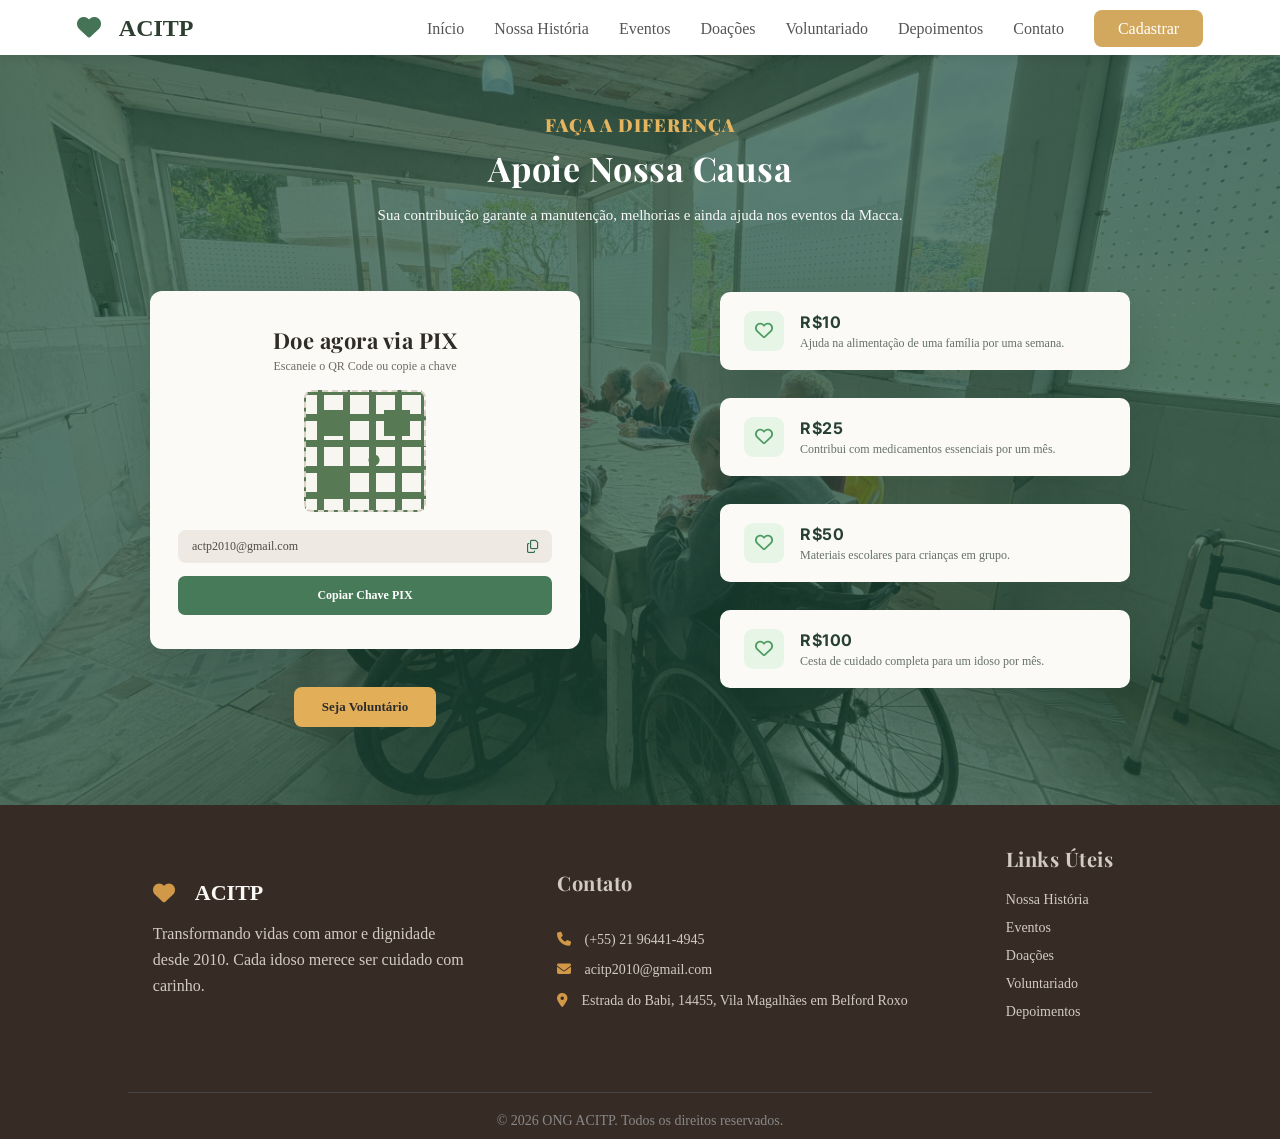
<file: CODIGOS/Doacoes/doacao.html>
<!DOCTYPE html>
<html lang="pt-BR">
<head>
<meta charset="UTF-8" />
<meta name="viewport" content="width=device-width, initial-scale=1.0" />
<title>ACTP — Apoie Nossa Causa</title>
<link rel="stylesheet" href="doacao.css" />
<link href="https://fonts.googleapis.com/css2?family=Playfair+Display:wght@700;900&family=Inter:wght@300;400;500;600;700&display=swap" rel="stylesheet">
<link rel="stylesheet" href="https://cdnjs.cloudflare.com/ajax/libs/font-awesome/6.5.1/css/all.min.css">

</head>
<body>

    
<header>
        <nav>
            <a href="#" class="logo">
                <span><i class="fa-solid fa-heart"></i></span> ACITP
            </a>

            <ul class="menu">
                <li><a href="#">Início</a></li>
                <li><a href="#">Nossa História</a></li>
                <li><a href="#">Eventos</a></li>
                <li><a href="#">Doações</a></li>
                <li><a href="../../voluntariado_Folder/voluntariado.html">Voluntariado</a></li>
                <li><a href="#">Depoimentos</a></li>
                <li><a href="#">Contato</a></li>
                <li><a href="../Cadastro/cadastro.html" class="botaoentrar" style="color: white;">Cadastrar</a></li>
            </ul>
        </nav>
    </header>


<section class="doacao" id="doacao">
  <div class="container">
    <div class="doacao-header">
      <span class="tag">Faça a diferença</span>
      <h2>Apoie Nossa Causa</h2>
      <p>Sua contribuição garante a manutenção, melhorias e ainda ajuda nos eventos da Macca.</p>
    </div>

    <div class="doacao-grid">
      <div class="pix-wrap">
        <div class="pix-card">
          <h3>Doe agora via PIX</h3>
          <p class="sub">Escaneie o QR Code ou copie a chave</p>
          <div class="qr" aria-label="QR Code"></div>
          <div class="pix-key">
            <span id="pix-chave">actp2010@gmail.com</span>
            <button type="button" class="copiar-pix" title="Copiar chave PIX" aria-label="Copiar chave PIX"><i class="fa-regular fa-copy"></i></button>
          </div>
          <a href="#" class="btn btn-green copiar-pix">Copiar Chave PIX</a>
        </div>
        <a href="#" class="seja-voluntario">Seja Voluntário</a>
      </div>

      
      <div class="tiers">
        <div class="tier">
          <div class="check"><i class="fa-regular fa-heart"></i></div>
          <div>
            <h4>R$10</h4>
            <p>Ajuda na alimentação de uma família por uma semana.</p>
          </div>
        </div>
        <div class="tier">
          <div class="check"><i class="fa-regular fa-heart"></i></div>
          <div>
            <h4>R$25</h4>
            <p>Contribui com medicamentos essenciais por um mês.</p>
          </div>
        </div>
        <div class="tier">
          <div class="check"><i class="fa-regular fa-heart"></i></div>
          <div>
            <h4>R$50</h4>
            <p>Materiais escolares para crianças em grupo.</p>
          </div>
        </div>
        <div class="tier">
          <div class="check"><i class="fa-regular fa-heart"></i></div>
          <div>
            <h4>R$100</h4>
            <p>Cesta de cuidado completa para um idoso por mês.</p>
          </div>
        </div>
      </div>
    </div>
  </div>
</section>


<footer>
  <div class="footer-content">
    <div>
      <div class="footer-logo">
        <i class="fa-solid fa-heart heart"></i>
        <span>ACITP</span>
      </div>
      <p class="footer-desc">
        Transformando vidas com amor e dignidade desde 2010.
        Cada idoso merece ser cuidado com carinho.
      </p>
    </div>

    <div class="footer-column contact-info">
      <h3>Contato</h3>
      <p><i class="fa-solid fa-phone"></i> (+55) 21 96441-4945</p>
      <p><a href="mailto:acitp2010@gmail.com"><i class="fa-solid fa-envelope"></i>        acitp2010@gmail.com</a></p>
      <p><i class="fa-solid fa-location-dot"></i> Estrada do Babi, 14455, Vila Magalhães em Belford Roxo</p>
    </div>

    <div class="footer-column">
      <h3>Links Úteis</h3>
      <ul>
        <li><a href="#">Nossa História</a></li>
        <li><a href="#">Eventos</a></li>
        <li><a href="#">Doações</a></li>
        <li><a href="#">Voluntariado</a></li>
        <li><a href="#">Depoimentos</a></li>
      </ul>
    </div>
  </div>

  <div class="footer-bottom">
    © 2026 ONG ACITP. Todos os direitos reservados.
  </div>
</footer>

<script>
  const pixChave = document.getElementById("pix-chave").textContent.trim();
  const botoesCopiar = document.querySelectorAll(".copiar-pix");

  function copiarComFallback(texto) {
    const campoTemporario = document.createElement("textarea");
    campoTemporario.value = texto;
    campoTemporario.setAttribute("readonly", "");
    campoTemporario.style.position = "fixed";
    campoTemporario.style.opacity = "0";
    document.body.appendChild(campoTemporario);
    campoTemporario.select();
    document.execCommand("copy");
    document.body.removeChild(campoTemporario);
  }

  async function copiarPix(event) {
    event.preventDefault();

    try {
      if (navigator.clipboard) {
        await navigator.clipboard.writeText(pixChave);
      } else {
        copiarComFallback(pixChave);
      }
    } catch {
      copiarComFallback(pixChave);
    }

    const botao = event.currentTarget;
    const textoOriginal = botao.innerHTML;
    botao.innerHTML = botao.tagName === "A" ? "Chave copiada!" : '<i class="fa-solid fa-check"></i>';

    setTimeout(() => {
      botao.innerHTML = textoOriginal;
    }, 1800);
  }

  botoesCopiar.forEach((botao) => {
    botao.addEventListener("click", copiarPix);
  });
</script>
</body>
</html>
</file>
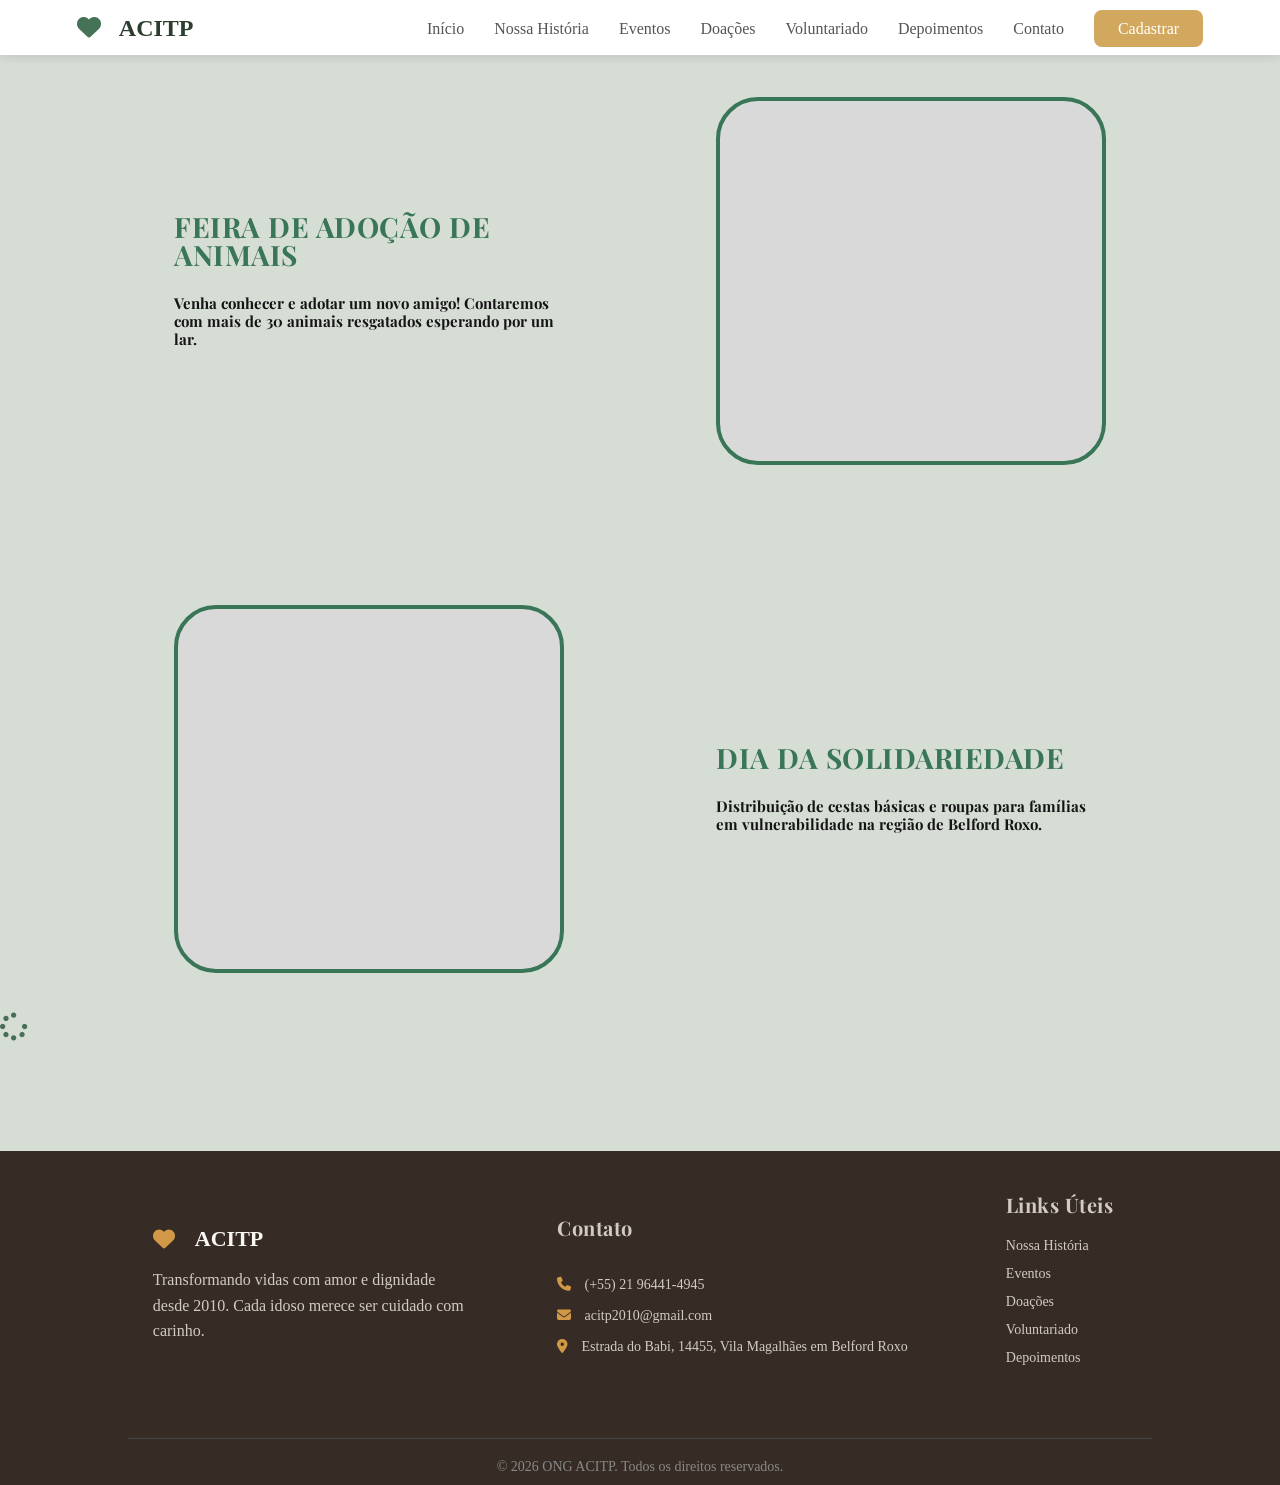
<file: CODIGOS/Eventos/eventos.html>
<!DOCTYPE html>
<html lang="pt-BR">
<head>
    <meta charset="UTF-8" />
    <meta name="viewport" content="width=device-width, initial-scale=1.0" />
    <title>ACTP — Eventos</title>
    <link rel="stylesheet" href="eventos.css" />
    <link href="https://fonts.googleapis.com/css2?family=Playfair+Display:wght@700;900&family=Inter:wght@300;400;500;600;700&display=swap" rel="stylesheet">
    <link rel="stylesheet" href="https://cdnjs.cloudflare.com/ajax/libs/font-awesome/6.5.1/css/all.min.css">
</head>
<body>

<header>
    <nav>
        <a href="#" class="logo">
            <span><i class="fa-solid fa-heart"></i></span> ACITP
        </a>
        <ul class="menu">
            <li><a href="#">Início</a></li>
            <li><a href="#">Nossa História</a></li>
            <li><a href="#">Eventos</a></li>
            <li><a href="#">Doações</a></li>
            <li><a href="#">Voluntariado</a></li>
            <li><a href="#">Depoimentos</a></li>
            <li><a href="#">Contato</a></li>
            <li><a href="#" class="botaoentrar" style="color: white;">Cadastrar</a></li>
        </ul>
    </nav>
</header>

<section class="eventos" id="eventos">
    <div class="container" id="eventos-container"></div>
    
    <div id="loader" class="loader" style="display: none;">
        <i class="fa-solid fa-spinner fa-spin" style="font-size: 28px; color: #476E56;"></i>
    </div>
</section>

<footer>
  <div class="footer-content">
    <div>
      <div class="footer-logo">
        <i class="fa-solid fa-heart heart"></i>
        <span>ACITP</span>
      </div>
      <p class="footer-desc">
        Transformando vidas com amor e dignidade desde 2010.
        Cada idoso merece ser cuidado com carinho.
      </p>
    </div>

    <div class="footer-column contact-info">
      <h3>Contato</h3>
      <p><i class="fa-solid fa-phone"></i> (+55) 21 96441-4945</p>
      <p><a href="mailto:acitp2010@gmail.com"><i class="fa-solid fa-envelope"></i>        acitp2010@gmail.com</a></p>
      <p><i class="fa-solid fa-location-dot"></i> Estrada do Babi, 14455, Vila Magalhães em Belford Roxo</p>
    </div>

    <div class="footer-column">
      <h3>Links Úteis</h3>
      <ul>
        <li><a href="#">Nossa História</a></li>
        <li><a href="#">Eventos</a></li>
        <li><a href="#">Doações</a></li>
        <li><a href="#">Voluntariado</a></li>
        <li><a href="#">Depoimentos</a></li>
      </ul>
    </div>
  </div>

  <div class="footer-bottom">
    © 2026 ONG ACITP. Todos os direitos reservados.
  </div>
</footer>

<script src="eventos.js"></script>
</body>
</html>
</file>
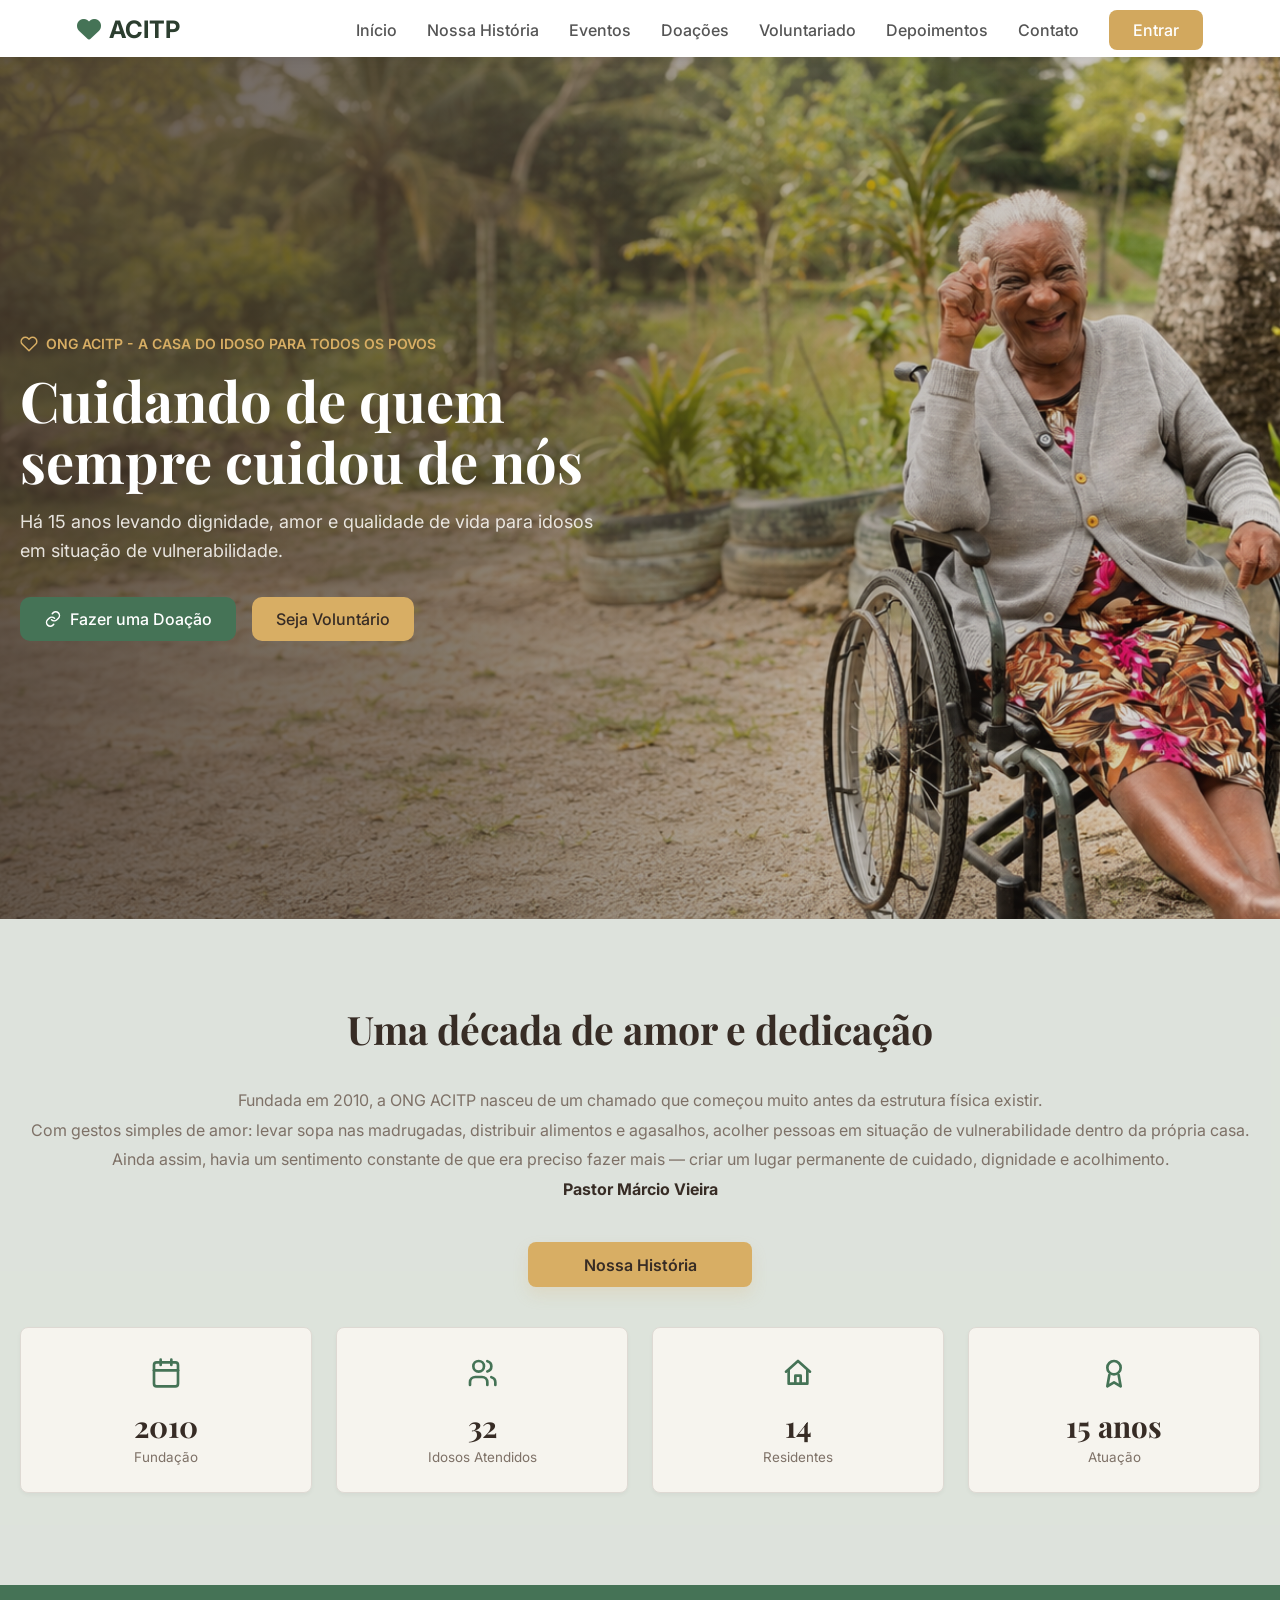
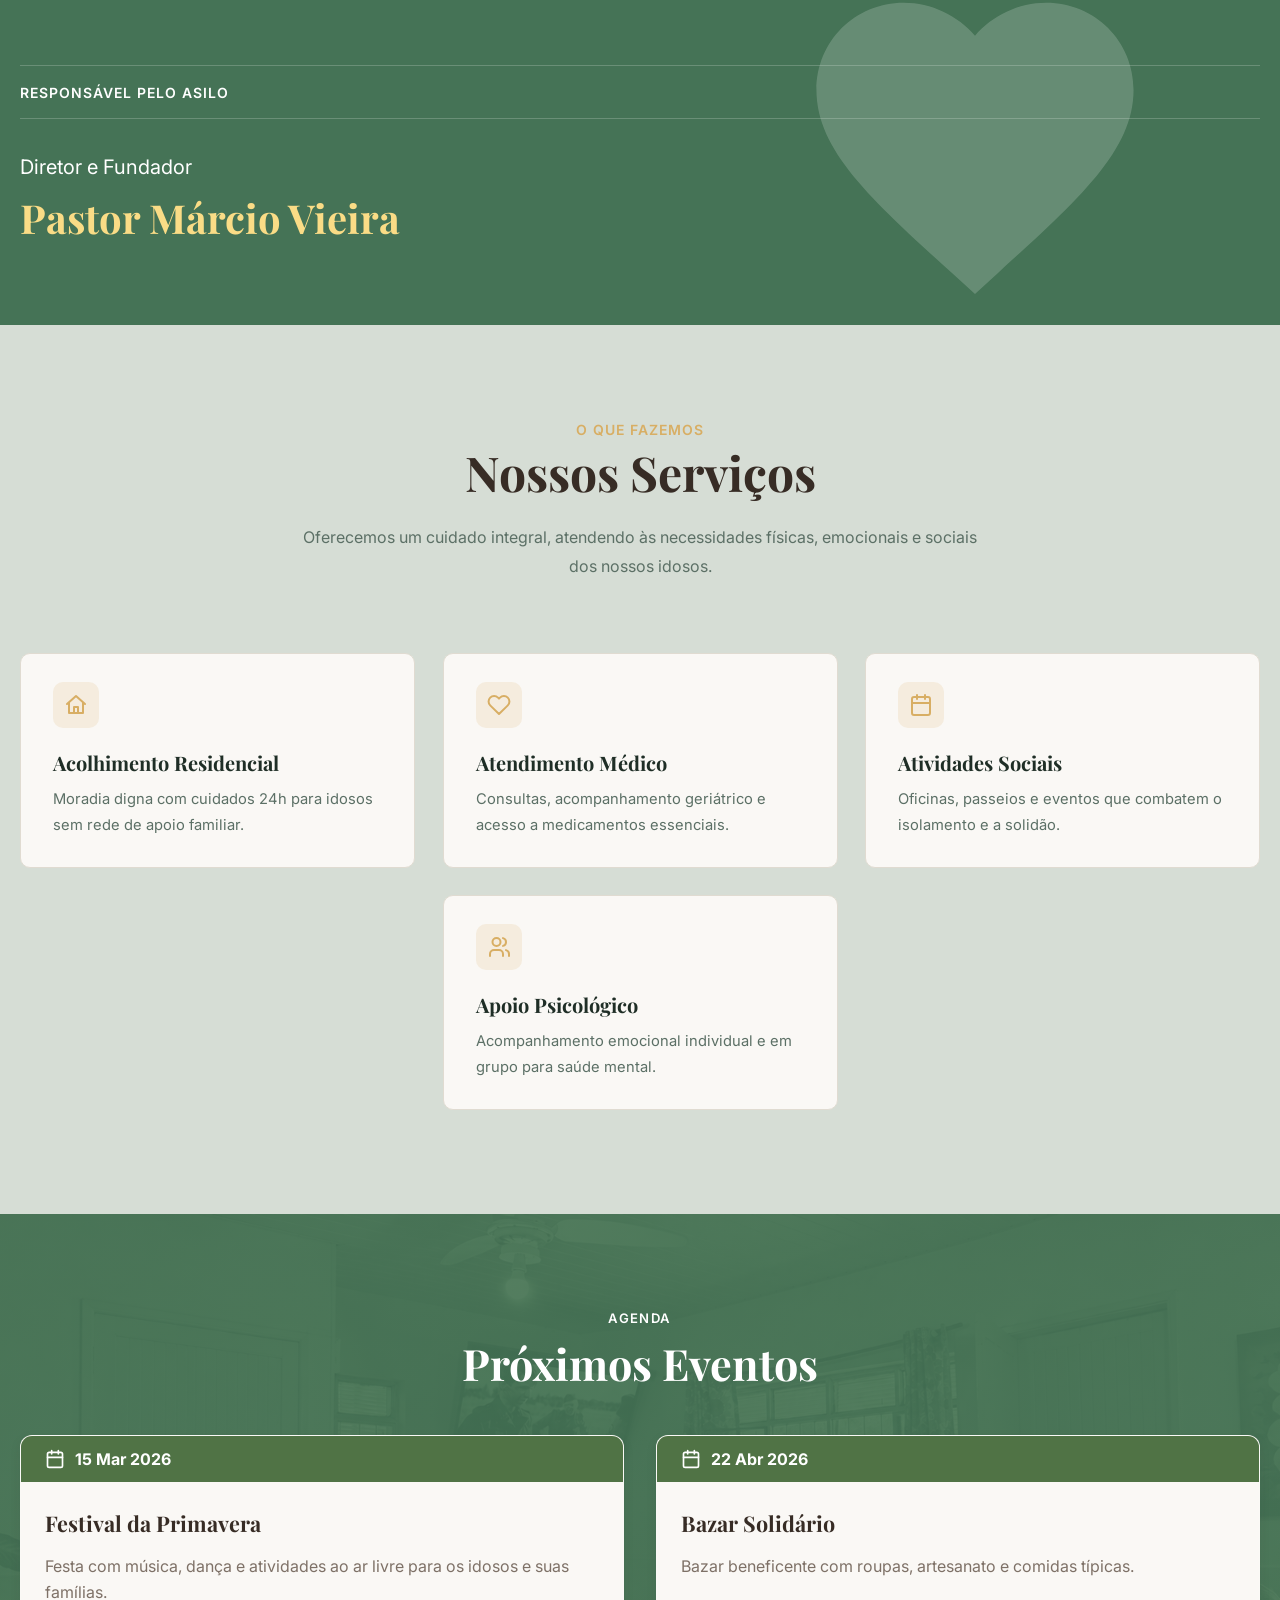
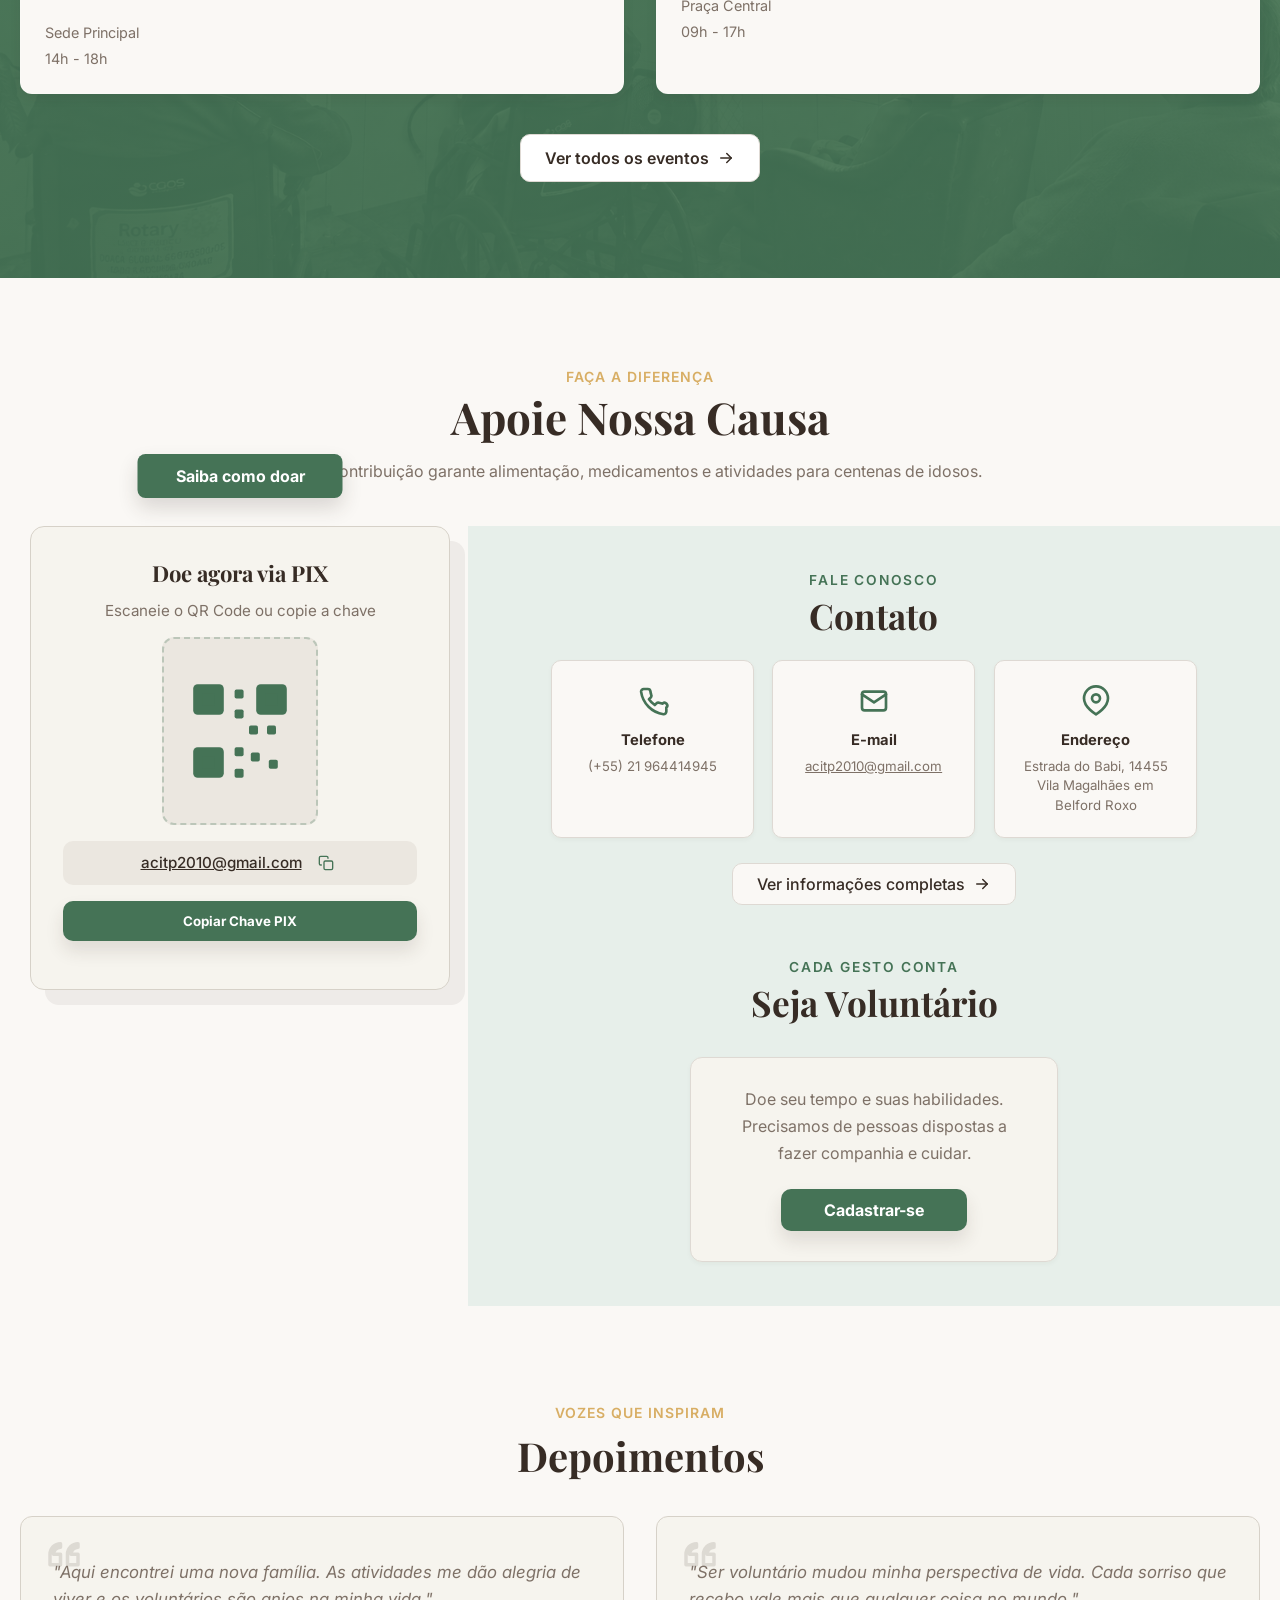
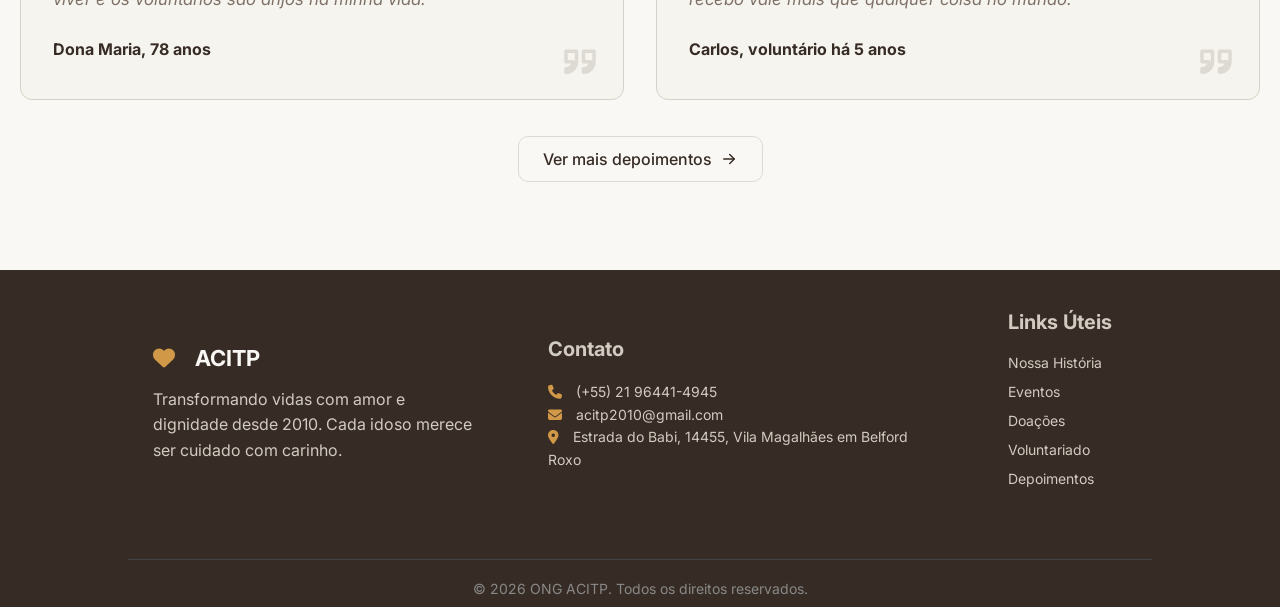
<file: CODIGOS/Home/home.html>
<!DOCTYPE html>
<html lang="pt-BR">
<head>
  <meta charset="UTF-8" />
  <meta name="viewport" content="width=device-width, initial-scale=1.0" />
  <title>ACITP - Casa do Idoso</title>

  <link rel="preconnect" href="https://fonts.googleapis.com">
  <link rel="preconnect" href="https://fonts.gstatic.com" crossorigin>
  <link
    href="https://fonts.googleapis.com/css2?family=Inter:wght@400;500;600;700&family=Playfair+Display:wght@600;700&display=swap"
    rel="stylesheet"
  >

  <link rel="stylesheet" href="https://cdnjs.cloudflare.com/ajax/libs/font-awesome/6.5.1/css/all.min.css">
  <link rel="stylesheet" href="home.css">
</head>

<body>

<header>
  <nav>
    <a href="#hero" class="logo">
      <span><i class="fa-solid fa-heart"></i></span> ACITP
    </a>

    <ul class="menu">
      <li><a href="#hero">Início</a></li>
      <li><a href="#history">Nossa História</a></li>
      <li><a href="#events">Eventos</a></li>
      <li><a href="#involve">Doações</a></li>
      <li><a href="#involve">Voluntariado</a></li>
      <li><a href="#testimonials">Depoimentos</a></li>
      <li><a href="#footer">Contato</a></li>
      <li><a href="login.html" class="botaoentrar">Entrar</a></li>
    </ul>
  </nav>
</header>

<section id="hero" class="hero-section">
  <div class="hero-bg">
    <img src="Imagens/homep.png" class="hero-img" alt="Imagem inicial da ONG ACITP">
  </div>

  <div class="container hero-content">
    <div class="hero-text-box">
      <div class="hero-subtitle hero-fade-text">
        <svg class="small-btn-icon" xmlns="http://www.w3.org/2000/svg" viewBox="0 0 24 24">
          <path d="M20.8 4.6a5.5 5.5 0 0 0-7.8 0L12 5.6l-1-1a5.5 5.5 0 0 0-7.8 7.8l1 1L12 21l7.8-7.6 1-1a5.5 5.5 0 0 0 0-7.8Z"></path>
        </svg>

        <span>ONG ACITP - A CASA DO IDOSO PARA TODOS OS POVOS</span>
      </div>

      <h1 class="hero-title hero-fade-text">
        Cuidando de quem<br />sempre cuidou de nós
      </h1>

      <p class="hero-desc hero-typing-text">
        <span class="hero-typing-line hero-typing-line-1">
          Há 15 anos levando dignidade, amor e qualidade de vida para idosos
        </span>

        <span class="hero-typing-line hero-typing-line-2">
          em situação de vulnerabilidade.
        </span>
      </p>

      <div class="hero-actions">
        <a href="#involve" class="btn btn-primary pop-load pop-delay-1">
          <svg class="small-btn-icon" xmlns="http://www.w3.org/2000/svg" viewBox="0 0 24 24">
            <path d="M10 13a5 5 0 0 0 7.07 0l2.12-2.12a5 5 0 0 0-7.07-7.07L11 4.93"></path>
            <path d="M14 11a5 5 0 0 0-7.07 0L4.81 13.12a5 5 0 0 0 7.07 7.07L13 19.07"></path>
          </svg>
          Fazer uma Doação
        </a>

        <a href="#involve" class="btn btn-secondary pop-load pop-delay-2">
          Seja Voluntário
        </a>
      </div>
    </div>
  </div>
</section>

<section id="history" class="history-section">
  <div class="container">
    <div class="history-header text-center">
      <h2 class="section-title">Uma década de amor e dedicação</h2>

      <p class="history-desc">
        <span class="typing-line typing-line-1">
          Fundada em 2010, a ONG ACITP nasceu de um chamado que começou muito antes da estrutura física existir.
        </span>

        <span class="typing-line typing-line-2">
          Com gestos simples de amor: levar sopa nas madrugadas, distribuir alimentos e agasalhos, acolher pessoas em situação de vulnerabilidade dentro da própria casa.
        </span>

        <span class="typing-line typing-line-3">
          Ainda assim, havia um sentimento constante de que era preciso fazer mais — criar um lugar permanente de cuidado, dignidade e acolhimento.
        </span>

        <span class="typing-author">
          Pastor Márcio Vieira
        </span>
      </p>

      <a href="#" class="btn btn-secondary mt-4 history-pop-item">
        Nossa História
      </a>
    </div>

    <div class="stats-grid">
      <div class="stat-card history-pop-item">
        <div class="stat-icon-box">
          <svg class="stat-icon" xmlns="http://www.w3.org/2000/svg" viewBox="0 0 24 24">
            <path d="M8 2v4"></path>
            <path d="M16 2v4"></path>
            <rect x="3" y="4" width="18" height="18" rx="2"></rect>
            <path d="M3 10h18"></path>
          </svg>
        </div>

        <h3>2010</h3>
        <p>Fundação</p>
      </div>

      <div class="stat-card history-pop-item">
        <div class="stat-icon-box">
          <svg class="stat-icon" xmlns="http://www.w3.org/2000/svg" viewBox="0 0 24 24">
            <path d="M16 21v-2a4 4 0 0 0-4-4H7a4 4 0 0 0-4 4v2"></path>
            <circle cx="9.5" cy="7" r="4"></circle>
            <path d="M22 21v-2a4 4 0 0 0-3-3.87"></path>
            <path d="M16 3.13a4 4 0 0 1 0 7.75"></path>
          </svg>
        </div>

        <h3>32</h3>
        <p>Idosos Atendidos</p>
      </div>

      <div class="stat-card history-pop-item">
        <div class="stat-icon-box">
          <svg class="stat-icon" xmlns="http://www.w3.org/2000/svg" viewBox="0 0 24 24">
            <path d="M3 11l9-8 9 8"></path>
            <path d="M5 10v10h14V10"></path>
            <path d="M10 20v-6h4v6"></path>
          </svg>
        </div>

        <h3>14</h3>
        <p>Residentes</p>
      </div>

      <div class="stat-card history-pop-item">
        <div class="stat-icon-box">
          <svg class="stat-icon" xmlns="http://www.w3.org/2000/svg" viewBox="0 0 24 24">
            <circle cx="12" cy="8" r="5"></circle>
            <path d="M8.5 13.5 7 22l5-3 5 3-1.5-8.5"></path>
          </svg>
        </div>

        <h3>15 anos</h3>
        <p>Atuação</p>
      </div>
    </div>
  </div>
</section>

<section id="director" class="director-section">
  <div class="director-heart" aria-hidden="true"></div>

  <div class="container director-inner">
    <div class="director-border">
      <span class="director-label">RESPONSÁVEL PELO ASILO</span>
    </div>

    <div class="director-content">
      <p class="director-role">Diretor e Fundador</p>
      <h3 class="director-name">Pastor Márcio Vieira</h3>
    </div>
  </div>
</section>

<section id="services" class="services-section">
  <div class="container">
    <div class="text-center services-header">
      <span class="section-subtitle services-animate-title">
        O Que Fazemos
      </span>

      <h2 class="section-title services-animate-title">
        Nossos Serviços
      </h2>

      <p class="services-desc">
        <span class="services-typing-line services-typing-line-1">
          Oferecemos um cuidado integral, atendendo às necessidades físicas, emocionais e sociais
        </span>

        <span class="services-typing-line services-typing-line-2">
          dos nossos idosos.
        </span>
      </p>
    </div>

    <div class="services-grid">
      <div class="service-card services-pop-item">
        <div class="service-icon-wrapper">
          <svg class="service-icon" xmlns="http://www.w3.org/2000/svg" viewBox="0 0 24 24">
            <path d="M3 11l9-8 9 8"></path>
            <path d="M5 10v10h14V10"></path>
            <path d="M10 20v-6h4v6"></path>
          </svg>
        </div>

        <h3>Acolhimento Residencial</h3>
        <p>Moradia digna com cuidados 24h para idosos sem rede de apoio familiar.</p>
      </div>

      <div class="service-card services-pop-item">
        <div class="service-icon-wrapper">
          <svg class="service-icon" xmlns="http://www.w3.org/2000/svg" viewBox="0 0 24 24">
            <path d="M20.8 4.6a5.5 5.5 0 0 0-7.8 0L12 5.6l-1-1a5.5 5.5 0 0 0-7.8 7.8l1 1L12 21l7.8-7.6 1-1a5.5 5.5 0 0 0 0-7.8Z"></path>
          </svg>
        </div>

        <h3>Atendimento Médico</h3>
        <p>Consultas, acompanhamento geriátrico e acesso a medicamentos essenciais.</p>
      </div>

      <div class="service-card services-pop-item">
        <div class="service-icon-wrapper">
          <svg class="service-icon" xmlns="http://www.w3.org/2000/svg" viewBox="0 0 24 24">
            <path d="M8 2v4"></path>
            <path d="M16 2v4"></path>
            <rect x="3" y="4" width="18" height="18" rx="2"></rect>
            <path d="M3 10h18"></path>
          </svg>
        </div>

        <h3>Atividades Sociais</h3>
        <p>Oficinas, passeios e eventos que combatem o isolamento e a solidão.</p>
      </div>

      <div class="service-card service-card-centered services-pop-item">
        <div class="service-icon-wrapper">
          <svg class="service-icon" xmlns="http://www.w3.org/2000/svg" viewBox="0 0 24 24">
            <path d="M16 21v-2a4 4 0 0 0-4-4H7a4 4 0 0 0-4 4v2"></path>
            <circle cx="9.5" cy="7" r="4"></circle>
            <path d="M22 21v-2a4 4 0 0 0-3-3.87"></path>
            <path d="M16 3.13a4 4 0 0 1 0 7.75"></path>
          </svg>
        </div>

        <h3>Apoio Psicológico</h3>
        <p>Acompanhamento emocional individual e em grupo para saúde mental.</p>
      </div>
    </div>
  </div>
</section>

<section id="events" class="events-section">
  <div class="events-bg">
    <img src="Imagens/eventospp.png" class="events-bg-img" alt="Imagem de fundo dos eventos">
  </div>

  <div class="container events-content">
    <div class="text-center events-header">
      <span class="section-subtitle white-text events-animate-title">Agenda</span>
      <h2 class="section-title white-text events-animate-title">Próximos Eventos</h2>
    </div>

    <div class="events-grid">
      <div class="event-card events-pop-item">
        <div class="event-date">
          <svg class="event-icon" xmlns="http://www.w3.org/2000/svg" viewBox="0 0 24 24">
            <path d="M8 2v4"></path>
            <path d="M16 2v4"></path>
            <rect x="3" y="4" width="18" height="18" rx="2"></rect>
            <path d="M3 10h18"></path>
          </svg>

          <span>15 Mar 2026</span>
        </div>

        <div class="event-details">
          <h3>Festival da Primavera</h3>
          <p>Festa com música, dança e atividades ao ar livre para os idosos e suas famílias.</p>

          <div class="event-meta">
            <span>Sede Principal</span>
            <span>14h - 18h</span>
          </div>
        </div>
      </div>

      <div class="event-card events-pop-item">
        <div class="event-date">
          <svg class="event-icon" xmlns="http://www.w3.org/2000/svg" viewBox="0 0 24 24">
            <path d="M8 2v4"></path>
            <path d="M16 2v4"></path>
            <rect x="3" y="4" width="18" height="18" rx="2"></rect>
            <path d="M3 10h18"></path>
          </svg>

          <span>22 Abr 2026</span>
        </div>

        <div class="event-details">
          <h3>Bazar Solidário</h3>
          <p>Bazar beneficente com roupas, artesanato e comidas típicas.</p>

          <div class="event-meta">
            <span>Praça Central</span>
            <span>09h - 17h</span>
          </div>
        </div>
      </div>
    </div>

    <div class="text-center mt-8">
      <a href="#" class="btn btn-outline white-bg events-btn events-pop-item">
        Ver todos os eventos

        <svg class="btn-arrow-icon" xmlns="http://www.w3.org/2000/svg" viewBox="0 0 24 24">
          <path d="M5 12h14"></path>
          <path d="M13 6l6 6-6 6"></path>
        </svg>
      </a>
    </div>
  </div>
</section>

<section id="involve" class="involve-section">
  <div class="container involve-container">
    <div class="text-center involve-header">
      <span class="section-subtitle involve-animate-title">
        Faça a diferença
      </span>

      <h2 class="section-title involve-animate-title">
        Apoie Nossa Causa
      </h2>

      <p class="involve-desc">
        <span class="involve-typing-line involve-typing-line-1">
          Sua contribuição garante alimentação, medicamentos e atividades para centenas de idosos.
        </span>
      </p>
    </div>

    <div class="donation-layout">
      <div class="donation-left">
        <a href="#" class="btn btn-primary donate-info-btn involve-pop-item">
          Saiba como doar
        </a>

        <div class="pix-card involve-slide-left">
          <h3 class="pix-title">Doe agora via PIX</h3>
          <p class="pix-desc">Escaneie o QR Code ou copie a chave</p>

          <div class="qr-code-wrapper">
            <svg class="qr-icon" xmlns="http://www.w3.org/2000/svg" viewBox="0 0 120 120">
              <rect x="8" y="8" width="34" height="34" rx="5"></rect>
              <rect x="78" y="8" width="34" height="34" rx="5"></rect>
              <rect x="8" y="78" width="34" height="34" rx="5"></rect>
              <rect x="18" y="18" width="14" height="14" rx="2"></rect>
              <rect x="88" y="18" width="14" height="14" rx="2"></rect>
              <rect x="18" y="88" width="14" height="14" rx="2"></rect>
              <rect x="54" y="14" width="10" height="10" rx="2"></rect>
              <rect x="54" y="36" width="10" height="10" rx="2"></rect>
              <rect x="70" y="54" width="10" height="10" rx="2"></rect>
              <rect x="90" y="54" width="10" height="10" rx="2"></rect>
              <rect x="54" y="78" width="10" height="10" rx="2"></rect>
              <rect x="72" y="84" width="10" height="10" rx="2"></rect>
              <rect x="92" y="92" width="10" height="10" rx="2"></rect>
              <rect x="54" y="102" width="10" height="10" rx="2"></rect>
            </svg>
          </div>

          <div class="pix-email">
            <span id="pixEmailText">acitp2010@gmail.com</span>

            <button class="copy-email-btn" type="button" aria-label="Copiar e-mail PIX">
              <svg class="copy-icon" xmlns="http://www.w3.org/2000/svg" viewBox="0 0 24 24">
                <rect x="9" y="9" width="13" height="13" rx="2"></rect>
                <path d="M5 15H4a2 2 0 0 1-2-2V4a2 2 0 0 1 2-2h9a2 2 0 0 1 2 2v1"></path>
              </svg>
            </button>
          </div>

          <button class="btn btn-primary w-full copy-pix-btn" type="button">
            Copiar Chave PIX
          </button>
        </div>
      </div>

      <div class="donation-right">
        <div class="contact-block">
          <div class="text-center contact-heading">
            <span class="section-subtitle green-subtitle involve-animate-title">
              Fale conosco
            </span>

            <h3 class="section-title involve-animate-title">
              Contato
            </h3>
          </div>

          <div class="contact-cards">
            <div class="contact-card involve-pop-item">
              <svg class="contact-icon" xmlns="http://www.w3.org/2000/svg" viewBox="0 0 24 24">
                <path d="M22 16.92v3a2 2 0 0 1-2.18 2A19.79 19.79 0 0 1 3.08 5.18 2 2 0 0 1 5.06 3h3a2 2 0 0 1 2 1.72c.12.9.33 1.77.62 2.61a2 2 0 0 1-.45 2.11L9 10.69a16 16 0 0 0 4.31 4.31l1.25-1.25a2 2 0 0 1 2.11-.45c.84.29 1.71.5 2.61.62A2 2 0 0 1 22 16.92z"></path>
              </svg>

              <h4>Telefone</h4>
              <p>(+55) 21 964414945</p>
            </div>

            <div class="contact-card involve-pop-item">
              <svg class="contact-icon" xmlns="http://www.w3.org/2000/svg" viewBox="0 0 24 24">
                <rect x="3" y="5" width="18" height="14" rx="2"></rect>
                <path d="m3 7 9 6 9-6"></path>
              </svg>

              <h4>E-mail</h4>
              <p><a href="mailto:acitp2010@gmail.com">acitp2010@gmail.com</a></p>
            </div>

            <div class="contact-card involve-pop-item">
              <svg class="contact-icon" xmlns="http://www.w3.org/2000/svg" viewBox="0 0 24 24">
                <path d="M21 10c0 7-9 12-9 12S3 17 3 10a9 9 0 1 1 18 0Z"></path>
                <circle cx="12" cy="10" r="3"></circle>
              </svg>

              <h4>Endereço</h4>
              <p>Estrada do Babi, 14455<br />Vila Magalhães em Belford Roxo</p>
            </div>
          </div>

          <div class="text-center">
            <a href="#footer" class="btn btn-outline contact-info-btn involve-pop-item">
              Ver informações completas

              <svg class="btn-arrow-icon" xmlns="http://www.w3.org/2000/svg" viewBox="0 0 24 24">
                <path d="M5 12h14"></path>
                <path d="M13 6l6 6-6 6"></path>
              </svg>
            </a>
          </div>
        </div>

        <div class="volunteer-block">
          <div class="text-center volunteer-heading">
            <span class="section-subtitle green-subtitle involve-animate-title">
              Cada gesto conta
            </span>

            <h3 class="section-title involve-animate-title">
              Seja Voluntário
            </h3>
          </div>

          <div class="volunteer-card involve-slide-right">
            <p>
              Doe seu tempo e suas habilidades. Precisamos de pessoas dispostas a fazer
              companhia e cuidar.
            </p>

            <a href="#" class="btn btn-primary volunteer-btn involve-pop-item">
              Cadastrar-se
            </a>
          </div>
        </div>
      </div>
    </div>
  </div>
</section>

<section id="testimonials" class="testimonials-section">
  <div class="container">
    <div class="text-center mb-8 testimonials-header">
      <span class="section-subtitle testimonials-animate-title">
        Vozes que inspiram
      </span>

      <h2 class="section-title testimonials-animate-title">
        Depoimentos
      </h2>
    </div>

    <div class="testimonials-grid">
      <div class="testimonial-card testimonials-slide-item">
        <svg class="quote-icon quote-left" xmlns="http://www.w3.org/2000/svg" viewBox="0 0 24 24">
          <path d="M10 11H6a4 4 0 0 1 4-4V5a6 6 0 0 0-6 6v6h6v-6Z"></path>
          <path d="M20 11h-4a4 4 0 0 1 4-4V5a6 6 0 0 0-6 6v6h6v-6Z"></path>
        </svg>

        <p class="testimonial-text">
          "Aqui encontrei uma nova família. As atividades me dão alegria de
          viver e os voluntários são anjos na minha vida."
        </p>

        <p class="testimonial-author">Dona Maria, 78 anos</p>

        <svg class="quote-icon quote-right" xmlns="http://www.w3.org/2000/svg" viewBox="0 0 24 24">
          <path d="M10 11H6a4 4 0 0 1 4-4V5a6 6 0 0 0-6 6v6h6v-6Z"></path>
          <path d="M20 11h-4a4 4 0 0 1 4-4V5a6 6 0 0 0-6 6v6h6v-6Z"></path>
        </svg>
      </div>

      <div class="testimonial-card testimonials-slide-item">
        <svg class="quote-icon quote-left" xmlns="http://www.w3.org/2000/svg" viewBox="0 0 24 24">
          <path d="M10 11H6a4 4 0 0 1 4-4V5a6 6 0 0 0-6 6v6h6v-6Z"></path>
          <path d="M20 11h-4a4 4 0 0 1 4-4V5a6 6 0 0 0-6 6v6h6v-6Z"></path>
        </svg>

        <p class="testimonial-text">
          "Ser voluntário mudou minha perspectiva de vida. Cada sorriso que
          recebo vale mais que qualquer coisa no mundo."
        </p>

        <p class="testimonial-author">Carlos, voluntário há 5 anos</p>

        <svg class="quote-icon quote-right" xmlns="http://www.w3.org/2000/svg" viewBox="0 0 24 24">
          <path d="M10 11H6a4 4 0 0 1 4-4V5a6 6 0 0 0-6 6v6h6v-6Z"></path>
          <path d="M20 11h-4a4 4 0 0 1 4-4V5a6 6 0 0 0-6 6v6h6v-6Z"></path>
        </svg>
      </div>
    </div>

    <div class="text-center mt-8">
      <a href="#" class="btn btn-outline testimonials-btn testimonials-pop-item">
        Ver mais depoimentos

        <svg class="btn-arrow-icon" xmlns="http://www.w3.org/2000/svg" viewBox="0 0 24 24">
          <path d="M5 12h14"></path>
          <path d="M13 6l6 6-6 6"></path>
        </svg>
      </a>
    </div>
  </div>
</section>

<footer id="footer">
  <div class="footer-content">
    <div>
      <div class="footer-logo">
        <i class="fa-solid fa-heart"></i> ACITP
      </div>

      <p class="footer-desc">
        Transformando vidas com amor e dignidade desde 2010. Cada idoso merece ser cuidado com carinho.
      </p>
    </div>

    <div class="footer-column">
      <h3>Contato</h3>
      <div class="contact-info">
        <p><a href="tel:+5521964414945"><i class="fa-solid fa-phone"></i> (+55) 21 96441-4945</a></p>
        <p><a href="mailto:acitp2010@gmail.com"><i class="fa-solid fa-envelope"></i> acitp2010@gmail.com</a></p>
        <p><i class="fa-solid fa-location-dot"></i> Estrada do Babi, 14455, Vila Magalhães em Belford Roxo</p>
      </div>
    </div>

    <div class="footer-column">
      <h3>Links Úteis</h3>
      <ul>
        <li><a href="#history">Nossa História</a></li>
        <li><a href="#events">Eventos</a></li>
        <li><a href="#involve">Doações</a></li>
        <li><a href="#involve">Voluntariado</a></li>
        <li><a href="#testimonials">Depoimentos</a></li>
      </ul>
    </div>
  </div>

  <div class="footer-bottom">
    © 2026 ONG ACITP. Todos os direitos reservados.
  </div>
</footer>

<script src="home.js"></script>
</body>
</html>
</file>
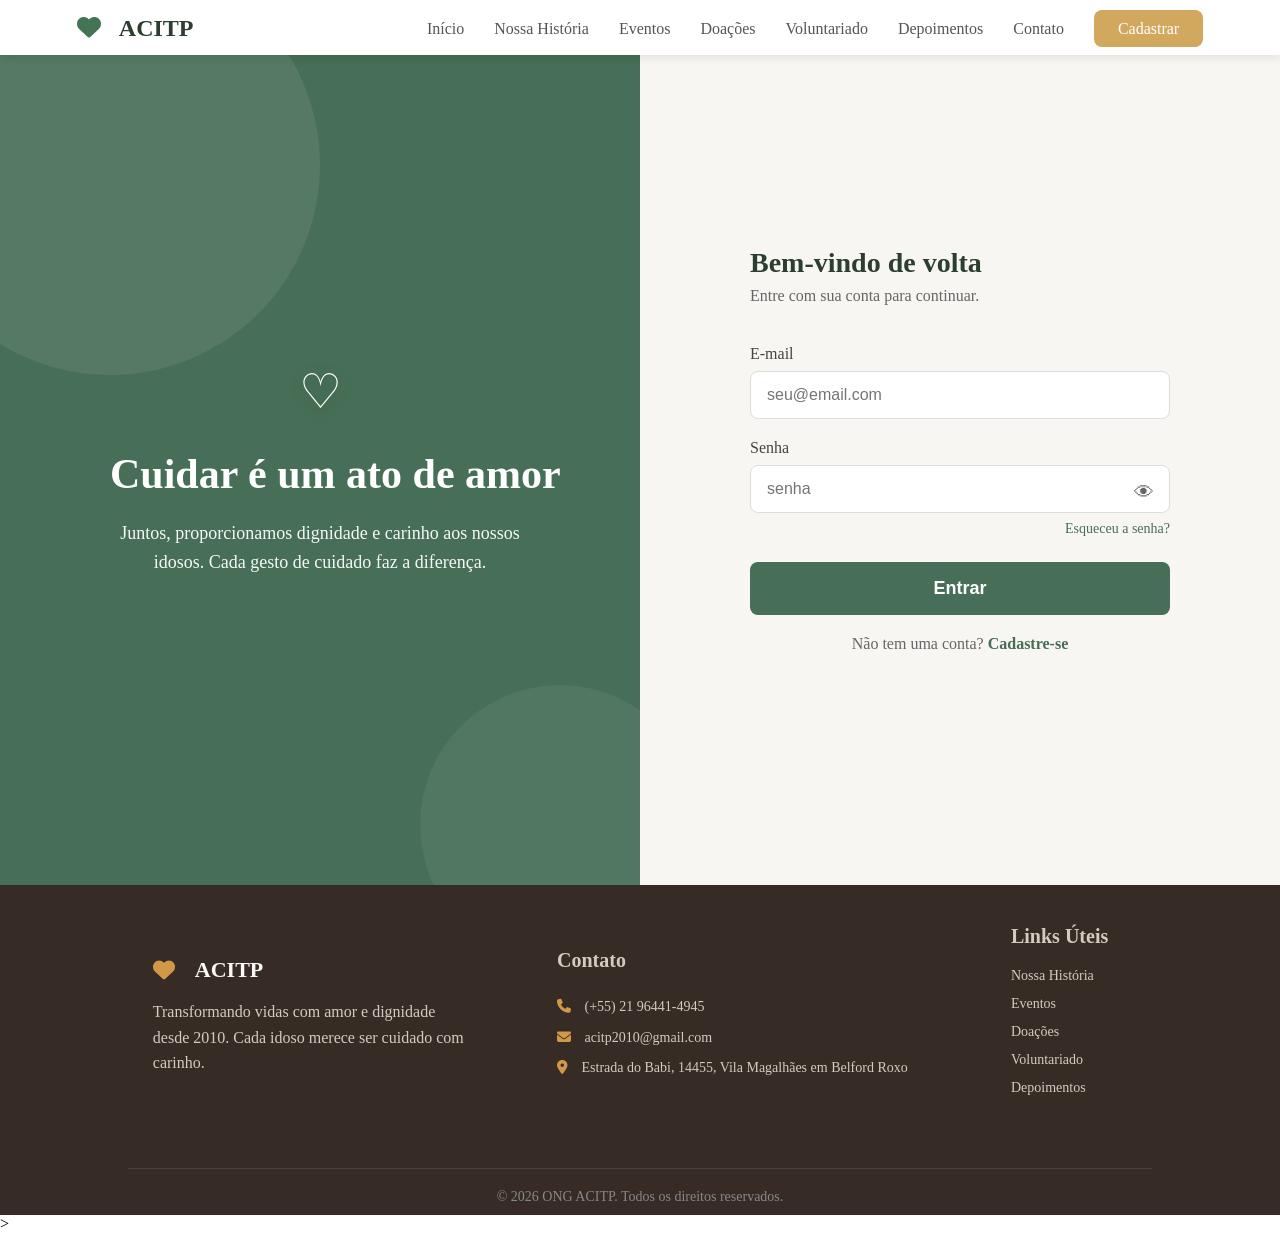
<file: CODIGOS/Login/login.html>
<!DOCTYPE html>
<html lang="pt-BR">
<head>
    <meta charset="UTF-8">
    <meta name="viewport" content="width=device-width, initial-scale=1.0">
    <title>ACITP - Entrar</title>
    <link rel="stylesheet" href="login.css">
</head>
<body>

    <header>
        <nav>
            <a href="#" class="logo">
                <span><i class="fa-solid fa-heart"></i></span> ACITP
            </a>

            <ul class="menu">
                <li><a href="#">Início</a></li>
                <li><a href="#">Nossa História</a></li>
                <li><a href="#">Eventos</a></li>
                <li><a href="#">Doações</a></li>
                <li><a href="../Voluntario/voluntariado.html">Voluntariado</a></li>
                <li><a href="#">Depoimentos</a></li>
                <li><a href="#">Contato</a></li>
                <li><a href="../Cadastro/cadastro.html" class="botaoentrar" style="color: white;">Cadastrar</a></li>
            </ul>
        </nav>
    </header>

    <main>
        <link rel="stylesheet" href="https://cdnjs.cloudflare.com/ajax/libs/font-awesome/6.5.1/css/all.min.css">

        <div class="parteverde">
            <div class="heart">♡</div>
            <h1>Cuidar é um ato de amor</h1>
            <p>Juntos, proporcionamos dignidade e carinho aos nossos idosos. Cada gesto de cuidado faz a diferença.</p>
        </div>

        <div class="partebranca">
            <div class="form-container">
                <h2>Bem-vindo de volta</h2>
                <p>Entre com sua conta para continuar.</p>

                <form id="loginForm">
                    <label for="iemail">E-mail</label>
                    <input type="email" id="iemail" placeholder="seu@email.com" required>

                    <div class="senha-container">
                        <label for="isenha">Senha</label>
                        <input type="password" id="isenha" required placeholder="senha"  >
                        <span id="versenha">👁</span>
                    </div>

                    <a href="#" class="esqueceu">Esqueceu a senha?</a>

                    <button type="submit" class="btn-entrar-form">Entrar</button>
                </form>

                <div class="cadastre">
                   <p>Não tem uma conta? <a href="../Cadastro/cadastro.html">Cadastre-se</a> </p>
                </div>
            </div>
        </div>
    </main>
<script src="login.js"></script>

<footer>
        <div class="footer-content">
            <div>
                <div class="footer-logo">
                    <i class="fa-solid fa-heart"></i> ACITP
                </div>

                <p class="footer-desc">
                    Transformando vidas com amor e dignidade desde 2010. Cada idoso merece ser cuidado com carinho.
                </p>
            </div>


            <div class="footer-column">
                <h3>Contato</h3>
                <div class="contact-info">
                    <p><a href="tel:+5521964414945"><i class="fa-solid fa-phone"></i>       (+55) 21 96441-4945</a></p>
                    <p><a href="mailto:acitp2010@gmail.com"><i class="fa-solid fa-envelope"></i>        acitp2010@gmail.com</a></p>
                    <p><i class="fa-solid fa-location-dot"></i>        Estrada do Babi, 14455, Vila Magalhães em Belford Roxo</p>
                </div>
            </div>

            <div class="footer-column">
                <h3>Links Úteis</h3>
                <ul>
                    <li><a href="#">Nossa História</a></li>
                    <li><a href="#">Eventos</a></li>
                    <li><a href="#">Doações</a></li>
                    <li><a href="#">Voluntariado</a></li>
                    <li><a href="#">Depoimentos</a></li>
                </ul>
            </div>
        </div>

        <div class="footer-bottom">
            © 2026 ONG ACITP. Todos os direitos reservados.
        </div>
    </footer>>

</body>
</html>
</file>
<file: CODIGOS/Doacoes/doacao.css>
* { margin: 0; padding: 0; box-sizing: border-box; }

    :root{
        --bg: #D6DDD5;
        --bg-soft: #f4f6ee;
        --green-dark: #1f4d3a;
        --green: #2e6b4f;
        --green-light: #3a8a64;
        --brown: #4a3a2a;
        --brown-dark: #3a2d20;
        --text: #2b2b2b;
        --muted: #6b6b6b;
        --card: #ffffff;
        --yellow: #5C6B4F;
        --radius: 22px;
        --shadow: 0 10px 30px rgba(0,0,0,.08);
    }

    body {
        min-height: 100vh;
        margin: 0;
        display: flex;
        flex-direction: column;
    }

    h1,h2,h3,h4 { font-family: 'Playfair Display', serif; color: var(--green-dark); letter-spacing: .5px; }

    a { text-decoration: none; color: inherit; }

    img { max-width: 100%; display: block; }

    .container { max-width: 1180px; margin: 0 auto; padding: 0 24px; }

  
  
    header {
        background: white;
        box-shadow: 0 2px 10px rgba(0, 0, 0, 0.1);
        padding: 15px 6% 13px;
        position: sticky;
        top: 0;
        z-index: 100;
    }

    nav {
        display: flex;
        justify-content: space-between;
        align-items: center;
        max-width: 1400px;
        margin: 0 auto;
    }

    .logo {
        display: flex;
        align-items: center;
        gap: 18px;
        font-size: 24px;
        font-weight: 700;
        color: #2C3E2F;
        text-decoration: none;
    }

    .logo i{
        color:#457356;
    }

    .logo .heart{ color: var(--yellow); }


    .menu {
        display: flex;
        list-style: none;
        gap: 30px;
        align-items: center;
        font-size: 16px;
    }

    .menu a {
        text-decoration: none;
        color: #555;
        font-weight: 500;
        transition: color 0.3s;
    }

    .menu a:hover {
        color: #476E56;
    }

    .botaoentrar {
        background-color: #D2A85E;
        padding: 10px 24px;
        border-radius: 8px;
        text-decoration: none;
        font-weight: 600;
    }

    .botaoentrar:hover{
        background-color: #8e6a2d;
    }

    nav ul{ display:flex; gap: 28px; list-style:none; font-size: 14px; font-weight: 500; }

    nav ul a:hover{ color: var(--green); }

    .btn{
        display:inline-block; padding: 10px 22px; border-radius: 999px;
        background: var(--yellow); color: #2b2b2b; font-weight: 600; font-size: 14px;
        transition: transform .2s ease, box-shadow .2s ease;
    }

    .btn:hover{ transform: translateY(-2px); box-shadow: 0 8px 20px rgba(232,197,71,.4); }

    .btn-green{ background: var(--green); color:#fff; }

    .btn-green:hover{ box-shadow: 0 8px 20px rgba(46,107,79,.35); }

    .doacao{
        position: relative;
        min-height: 690px;
        padding: 58px 0 78px;
        background:
        linear-gradient(rgba(31,77,58,.72), rgba(31,77,58,.72)),
        url("img_doacao.jpg") center/cover no-repeat;
        color: #fff;
    }

    .doacao .tag{
        display:inline-block;
        background: transparent;
        color: #e4b45e;
        padding: 0;
        border-radius: 0;
        font-size: 18px;
        font-weight: 900;
        letter-spacing: 1px;
        text-transform: uppercase;
        font-family: 'Playfair Display', serif;
    }

    .doacao-header{ text-align:center; margin-bottom: 64px; }

    .doacao-header h2{ color:#fff; font-size: 34px; margin: 8px 0 13px; }

    .doacao-header p{
        max-width: 600px;
        margin: 0 auto;
        opacity: .96;
        font-size: 15px;
        line-height: 1.55;
    }

    .doacao-grid{
        display: grid;
        grid-template-columns: minmax(300px, 430px) minmax(380px, 1fr);
        gap: 140px;
        align-items: start;
        max-width: 980px;
        margin: 0 auto;
    }

    .pix-wrap{
        display: flex;
        flex-direction: column;
        align-items: center;
        gap: 38px;
    }
  
    .pix-card{
        width: 100%;
        background: #fbfaf6;
        color: var(--text);
        border-radius: 12px;
        padding: 34px 28px;
        box-shadow: 0 18px 45px rgba(23, 43, 31, .18);
        text-align:center;
    }

    .pix-card h3{ font-size: 22px; margin-bottom: 4px; color: #2f2b26; }

    .pix-card .sub{ color: #6f6a64; font-size: 12px; margin-bottom: 16px; }

    .qr{
        width: 122px;
        height: 122px;
        margin: 0 auto 18px;
        background:
            linear-gradient(#577a54 0 0) 18px 18px/26px 26px no-repeat,
            linear-gradient(#577a54 0 0) 78px 18px/26px 26px no-repeat,
            linear-gradient(#577a54 0 0) 18px 78px/26px 26px no-repeat,
            radial-gradient(circle, #577a54 0 5px, transparent 6px) 58px 58px/20px 20px no-repeat,
            repeating-linear-gradient(90deg, transparent 0 11px, #577a54 11px 18px, transparent 18px 26px),
            repeating-linear-gradient(0deg, transparent 0 11px, #577a54 11px 18px, transparent 18px 26px);
        background-color: #f8f6f0;
        border: 2px dashed #d7d1c8;
        border-radius: 8px;
    }

    .pix-key{
        display:flex; align-items:center; justify-content:space-between;
        background: #eeeae3; border-radius: 8px;
        padding: 9px 14px; font-size: 12px; margin-bottom: 13px;
        color: #514b45;
    }

    .pix-key button{
        background: transparent; border: 0; cursor: pointer; color: var(--green);
        font-size: 13px;
    }

    .pix-card .btn{
        width: 100%;
        background: #477a58;
        color: #fff;
        padding: 12px;
        border-radius: 7px;
        font-size: 12px;
    }

    .seja-voluntario{
        display:inline-block;
        background: #e2ae58;
        color:#2b2b2b;
        font-weight:600;
        padding: 12px 28px;
        border-radius: 8px;
        font-size: 13px;
    }

  
    .tiers{ 
        display:flex;
        flex-direction:column;
        gap:28px;
        padding-top: 1px;
    }
    .tier{
        background:#fbfaf6;
        color: var(--text);
        border-radius: 10px;
        padding: 19px 24px;
        display:flex;
        align-items:center;
        gap:16px;
        box-shadow: 0 18px 45px rgba(23, 43, 31, .18);
        transition: transform .2s ease;
        min-height: 75px;
    }

    .tier:hover{ transform: translateX(6px);}

    .tier .check{
        width: 40px; height: 40px; border-radius: 9px;
        background: #e6f5e6; color: #4e9b62;
        display:flex; align-items:center; justify-content:center;
        font-size: 18px;
        flex-shrink: 0;
    }

    .tier h4{ font-family:'Inter',sans-serif; color: #273f34; font-size: 16px; margin-bottom: 3px; }

    .tier p{ color: #66716a; font-size: 12px; line-height: 1.35; }

  
    footer {
        background-color: #372C25;
        color: #ddd;
        padding: 40px 10% 10px;
        margin-top: auto;
    }

    footer i {
        color: #D19847;
        margin-right: 10px;
    }

    .footer-content {
        align-items: center;
        justify-items: center;
        text-align: left;
        max-width: 1400px;
        margin: 0 auto;
        display: grid;
        grid-template-columns: 1fr 1fr 0.5fr;
        gap: 50px;
    }

    .footer-logo {
        display: flex;
        align-items: center;
        gap: 10px;
        font-size: 22px;
        font-weight: 700;
        color: #FAF8F5;
        margin-bottom: 16px;
        position: relative;
        top: 1px;
    }

    .footer-logo span { color: #FAF8F5;}
    .footer-logo .heart { color: #D19847; }

    .footer-desc {
        color: #D2CBC2;
        line-height: 1.6;
        max-width: 320px;
    }

    .footer-column { justify-content: center; }

    .footer-column h3 {
        color: #D2CBC2;
        margin-bottom: 20px;
        font-size: 20px;
    }

    .footer-column ul {
        list-style: none;
        font-size: 14px;
        text-align: left;
    }

    .footer-column ul li { margin-bottom: 12px; }

    .footer-column a {
        color: #D2CBC2;
        text-decoration: none;
        transition: color 0.3s;
    }

    .footer-column a:hover { color: #858585; }

    .contact-info { line-height: 2.2; font-size: 14px; }
    .contact-info p { color: #D2CBC2; text-align: left; }
    .contact-info a { color: #D2CBC2; text-decoration: none; font-size: 14px; }
    .contact-info a:hover { color: #80807f; }

    .footer-bottom {
        margin-top: 60px;
        padding-top: 20px;
        border-top: 1px solid #444;
        text-align: center;
        color: #888;
        font-size: 14px;
    }



  
    @media (max-width: 820px){
        nav ul{ display:none; }
        .evento-row, .evento-row.reverse{
        grid-template-columns: 1fr; gap: 24px; direction: ltr; margin-bottom: 50px;
        }

        .doacao{
            min-height: auto;
            padding: 46px 0 58px;
        }

        .doacao-header{
            margin-bottom: 36px;
        }

        .doacao-grid{
            grid-template-columns: 1fr;
            gap: 34px;
            max-width: 460px;
        }

        .pix-wrap{
            gap: 22px;
        }

        .tiers{
            gap: 16px;
        }

        .doacao-header h2{ font-size: 32px; }

        .foot-grid{ grid-template-columns: 1fr; }
    }
</file>
<file: CODIGOS/Eventos/eventos.css>
* { margin: 0; padding: 0; box-sizing: border-box; }

:root{
    --bg: #D6DDD5;
    --bg-soft: #f4f6ee;
    --green-dark: #1f4d3a;
    --green: #2e6b4f;
    --green-light: #3a8a64;
    --brown: #4a3a2a;
    --brown-dark: #3a2d20;
    --text: #2b2b2b;
    --muted: #6b6b6b;
    --card: #ffffff;
    --yellow: #5C6B4F;
    --radius: 22px;
    --shadow: 0 10px 30px rgba(0,0,0,.08);
}

 body {
        min-height: 100vh;
        margin: 0;
        display: flex;
        flex-direction: column;
        background: var(--bg);
    }

    h1,h2,h3,h4 { font-family: 'Playfair Display', serif; color: var(--green-dark); letter-spacing: .5px; }

    a { text-decoration: none; color: inherit; }

    img { max-width: 100%; display: block; }

    .container { max-width: 1180px; margin: 0 auto; padding: 0 24px; }

    header {
            background: white;
            box-shadow: 0 2px 10px rgba(0, 0, 0, 0.1);
            padding: 15px 6% 13px;
            position: sticky;
            top: 0;
            z-index: 100;
        }

    nav {
        display: flex;
        justify-content: space-between;
        align-items: center;
        max-width: 1400px;
        margin: 0 auto;
    }

    .logo {
        display: flex;
        align-items: center;
        gap: 18px;
        font-size: 24px;
        font-weight: 700;
        color: #2C3E2F;
        text-decoration: none;
    }

    .logo i{
        color:#457356;
    }

    .menu {
        display: flex;
        list-style: none;
        gap: 30px;
        align-items: center;
    }

    .menu a {
        text-decoration: none;
        color: #555;
        font-weight: 500;
        transition: color 0.3s;
    }

    .menu a:hover {
        color: #476E56;
    }

    .botaoentrar {
        background-color: #D2A85E;
        padding: 10px 24px;
        border-radius: 8px;
        text-decoration: none;
        font-weight: 600;
    }
    .botaoentrar:hover{
        background-color: #8e6a2d;
    }
    
.eventos {
    padding: 42px 0 70px;
    background: var(--bg);
}

.eventos .container {
    max-width: 980px;
}

.evento-row{
    display: grid; 
    grid-template-columns: minmax(260px, 1fr) minmax(300px, 390px); 
    gap: 150px;
    align-items: center; 
    margin-bottom: 140px;
}

.evento-row.reverse{ direction: rtl; }
.evento-row.reverse > *{ direction: ltr; }

.evento-row:last-child{
    margin-bottom: 0;
}

.evento-text{
    max-width: 390px;
}

.evento-text h2{ 
    font-size: 28px;
    line-height: 1;
    margin-bottom: 26px;
    color: #397557;
    text-transform: uppercase;
}

.evento-text p{ 
    color: #141414;
    max-width: 380px;
    font-family: 'Playfair Display', serif;
    font-weight: 700;
    font-size: 15px;
    line-height: 1.18;
}

.evento-img{
    background: #d9d9d9;
    border-radius: 42px;
    aspect-ratio: 1.06 / 1;
    border: 4px solid #397557;
    box-shadow: none;
}

footer {
        background-color: #372C25;
        color: #ddd;
        padding: 40px 10% 10px;
        margin-top: auto;
    }

    footer i {
        color: #D19847;
        margin-right: 10px;
    }

    .footer-content {
        align-items: center;
        justify-items: center;
        text-align: left;
        max-width: 1400px;
        margin: 0 auto;
        display: grid;
        grid-template-columns: 1fr 1fr 0.5fr;
        gap: 50px;
    }

    .footer-logo {
        display: flex;
        align-items: center;
        gap: 10px;
        font-size: 22px;
        font-weight: 700;
        color: #FAF8F5;
        margin-bottom: 16px;
        position: relative;
        top: 1px;
    }

    .footer-logo span { color: #FAF8F5;}
    .footer-logo .heart { color: #D19847; }

    .footer-desc {
        color: #D2CBC2;
        line-height: 1.6;
        max-width: 320px;
    }

    .footer-column { justify-content: center; }

    .footer-column h3 {
        color: #D2CBC2;
        margin-bottom: 20px;
        font-size: 20px;
    }

    .footer-column ul {
        list-style: none;
        font-size: 14px;
        text-align: left;
    }

    .footer-column ul li { margin-bottom: 12px; }

    .footer-column a {
        color: #D2CBC2;
        text-decoration: none;
        transition: color 0.3s;
    }

    .footer-column a:hover { color: #858585; }

    .contact-info { line-height: 2.2; font-size: 14px; }
    .contact-info p { color: #D2CBC2; text-align: left; }
    .contact-info a { color: #D2CBC2; text-decoration: none; font-size: 14px; }
    .contact-info a:hover { color: #80807f; }

    .footer-bottom {
        margin-top: 60px;
        padding-top: 20px;
        border-top: 1px solid #444;
        text-align: center;
        color: #888;
        font-size: 14px;
    }

.loader {
    margin: 40px auto;
}

@media (max-width: 820px){
    nav ul{ display:none; }

    .eventos{
        padding: 40px 0 56px;
    }
    
    .evento-row, .evento-row.reverse{
        grid-template-columns: 1fr; 
        gap: 28px; 
        direction: ltr; 
        margin-bottom: 72px;
    }

    .evento-text{
        max-width: 100%;
    }

    .evento-text h2{
        font-size: 24px;
        margin-bottom: 16px;
    }

    .evento-text p{
        max-width: 100%;
        font-size: 14px;
    }

    .evento-img{
        border-radius: 30px;
        border-width: 3px;
        max-width: 420px;
        width: 100%;
        justify-self: center;
    }
    
    .foot-grid{ 
        grid-template-columns: 1fr; 
    }
}
</file>
<file: CODIGOS/Home/home.css>
:root {
  --primary: #457356;
  --primary-light: #507345;
  --secondary: #d8ae64;
  --text-dark: #372c25;
  --text-muted: #7e7167;
  --bg-light: #faf8f5;
  --bg-card: #f6f4ee;
  --bg-gray: #d6ddd5;
}

* {
  box-sizing: border-box;
}

html {
  scroll-behavior: smooth;
}

body {
  font-family: 'Inter', sans-serif;
  color: var(--text-dark);
  margin: 0;
  padding: 0;
  background-color: #faf8f5;
  overflow-x: hidden;
}

h1,
h2,
h3,
h4,
h5,
h6 {
  font-family: 'Playfair Display', serif;
  margin: 0;
}

p {
  margin: 0;
  line-height: 1.6;
}

a {
  text-decoration: none;
  color: inherit;
}

img {
  max-width: 100%;
  display: block;
}

.container {
  max-width: 1400px;
  margin: 0 auto;
  padding: 0 20px;
  width: 100%;
}

.btn {
  display: inline-flex;
  align-items: center;
  justify-content: center;
  gap: 8px;
  padding: 12px 24px;
  border-radius: 10px;
  font-weight: 500;
  cursor: pointer;
  transition:
    opacity 0.2s ease,
    transform 0.2s ease,
    box-shadow 0.2s ease,
    background-color 0.3s ease,
    border-color 0.3s ease,
    color 0.3s ease;
  border: none;
  font-family: 'Inter', sans-serif;
}

.btn:hover {
  opacity: 0.95;
  transform: translateY(-2px);
}

.btn-primary {
  background-color: var(--primary);
  color: #fff;
}

.btn-secondary {
  background-color: var(--secondary);
  color: var(--text-dark);
}

.btn-outline {
  background-color: var(--bg-light);
  border: 1px solid #ded9d3;
  color: var(--text-dark);
}

.btn-sm {
  padding: 8px 16px;
}

.w-full {
  width: 100%;
}

.text-center {
  text-align: center;
}

.white-text {
  color: #fff !important;
}

.white-bg {
  background: #fff !important;
}

.mb-8 {
  margin-bottom: 32px;
}

.mt-4 {
  margin-top: 16px;
}

.mt-8 {
  margin-top: 32px;
}

.section-title {
  color: var(--text-dark);
  font-size: 2.5rem;
  margin-bottom: 1rem;
}

.section-subtitle {
  color: var(--secondary);
  font-family: 'Inter', sans-serif;
  font-weight: 600;
  text-transform: uppercase;
  font-size: 0.875rem;
  letter-spacing: 1px;
  display: block;
  margin-bottom: 0.5rem;
}

svg {
  fill: none;
  stroke: currentColor;
  stroke-width: 2;
  stroke-linecap: round;
  stroke-linejoin: round;
}

.site-header {
  position: fixed;
  top: 0;
  left: 0;
  right: 0;
  background-color: rgba(250, 248, 245, 0.9);
  border-bottom: 1px solid #ded9d3;
  z-index: 100;
  height: 65px;
  display: flex;
  align-items: center;
  backdrop-filter: blur(8px);
}

.header-inner {
  display: flex;
  justify-content: space-between;
  align-items: center;
}

.logo {
  display: flex;
  align-items: center;
  gap: 8px;
  font-weight: 700;
  color: var(--primary-light);
  font-size: 1.25rem;
}

.logo img {
  width: 32px;
  height: 32px;
}

.main-nav {
  display: flex;
  gap: 24px;
}

.main-nav a {
  color: var(--text-muted);
  font-size: 0.875rem;
  font-weight: 500;
  transition: color 0.2s ease;
}

.main-nav a:hover {
  color: var(--primary);
}

.hero-section {
  position: relative;
  min-height: 862px;
  display: flex;
  align-items: center;
  padding-top: 65px;
  overflow: hidden;
  background-color: #372c25;
}

.hero-bg {
  position: absolute;
  inset: 0;
  z-index: 0;
  overflow: hidden;
}

.hero-img {
  width: 100%;
  height: 100%;
  object-fit: cover;
  object-position: center center;
  display: block;
}

.hero-bg::after {
  content: "";
  position: absolute;
  inset: 0;
  z-index: 1;
  background:
    linear-gradient(
      90deg,
      rgba(55, 44, 37, 0.78) 0%,
      rgba(55, 44, 37, 0.62) 34%,
      rgba(55, 44, 37, 0.32) 66%,
      rgba(55, 44, 37, 0.14) 100%
    );
}

.hero-content {
  position: relative;
  z-index: 3;
}

.hero-text-box {
  max-width: 672px;
  display: flex;
  flex-direction: column;
  gap: 16px;
}

.hero-subtitle {
  display: flex;
  align-items: center;
  gap: 8px;
  color: var(--secondary);
  font-weight: 600;
  font-size: 0.875rem;
}

.hero-title {
  font-size: 3.5rem;
  color: #fff;
  line-height: 1.1;
}

.hero-desc {
  font-size: 1.125rem;
  color: rgba(250, 248, 245, 0.88);
  margin-bottom: 16px;
}

.hero-actions {
  display: flex;
  gap: 16px;
  flex-wrap: wrap;
}

.small-btn-icon {
  width: 18px;
  height: 18px;
}

.hero-actions .btn {
  position: relative;
  overflow: hidden;
  transition:
    transform 0.22s ease,
    box-shadow 0.22s ease,
    background-color 0.25s ease,
    color 0.25s ease,
    border-color 0.25s ease;
}

.hero-actions .btn-primary:hover {
  background-color: #365f47;
  color: #fff;
  transform: translateY(-4px) scale(1.03);
  box-shadow: 0 14px 26px rgba(55, 44, 37, 0.22);
}

.hero-actions .btn-secondary:hover {
  background-color: #e7bd72;
  color: var(--text-dark);
  transform: translateY(-4px) scale(1.03);
  box-shadow: 0 14px 26px rgba(216, 174, 100, 0.28);
}

.hero-actions .btn:active {
  transform: translateY(-1px) scale(0.98);
}

.hero-actions .btn::after {
  content: "";
  position: absolute;
  top: 0;
  left: -120%;
  width: 80%;
  height: 100%;
  background: linear-gradient(
    120deg,
    transparent,
    rgba(255, 255, 255, 0.28),
    transparent
  );
  transition: left 0.45s ease;
}

.hero-actions .btn:hover::after {
  left: 120%;
}

.history-section {
  padding: 88px 0 92px;
  background-color: rgba(69, 115, 86, 0.16);
}

.history-header {
  max-width: 1280px;
  margin: 0 auto 40px;
  display: flex;
  flex-direction: column;
  align-items: center;
  gap: 14px;
}

.history-header .section-title {
  font-size: 2.45rem;
  line-height: 1.15;
  margin-bottom: 20px;
}

.history-desc {
  color: var(--text-muted);
  text-align: center;
  font-size: 1rem;
  line-height: 1.85;
  max-width: 1260px;
}

.history-desc strong {
  font-weight: 700;
  color: var(--text-dark);
}

.history-header .btn {
  margin-top: 24px;
  min-width: 224px;
  height: 45px;
  border-radius: 8px;
  color: var(--text-dark);
  font-weight: 600;
  box-shadow: 0 8px 16px rgba(216, 174, 100, 0.18);
}

.history-header .btn.history-pop-item {
  transition:
    transform 0.3s ease,
    box-shadow 0.3s ease,
    border-color 0.3s ease,
    background-color 0.3s ease,
    color 0.3s ease;
}

.history-header .btn.history-pop-item:hover,
.history-header .btn.history-pop-item.pop-visible:hover {
  transform: translateY(-8px) !important;
  box-shadow: 0 16px 28px rgba(55, 44, 37, 0.12);
}

.stats-grid {
  display: grid;
  grid-template-columns: repeat(4, 1fr);
  gap: 24px;
  margin-top: 38px;
}

.stat-card {
  background-color: var(--bg-card);
  border: 1px solid #ded9d3;
  border-radius: 8px;
  min-height: 154px;
  padding: 24px 24px 26px;
  display: flex;
  flex-direction: column;
  align-items: center;
  text-align: center;
  box-shadow: 0 2px 4px rgba(0, 0, 0, 0.04);
  transition:
    transform 0.28s ease,
    box-shadow 0.28s ease,
    border-color 0.28s ease,
    background-color 0.28s ease;
}

.stat-card:hover {
  transform: translateY(-7px);
  border-color: rgba(69, 115, 86, 0.42);
  background-color: #fffdf9;
  box-shadow: 0 14px 26px rgba(55, 44, 37, 0.11);
}

.stat-icon-box {
  width: 42px;
  height: 42px;
  margin-bottom: 16px;
  border-radius: 12px;
  color: var(--primary);
  display: flex;
  align-items: center;
  justify-content: center;
  transition: transform 0.28s ease, background-color 0.28s ease;
}

.stat-card:hover .stat-icon-box {
  background-color: rgba(69, 115, 86, 0.12);
  transform: scale(1.08);
}

.stat-icon {
  width: 32px;
  height: 32px;
}

.stat-card h3 {
  font-size: 1.85rem;
  line-height: 1.1;
  color: var(--text-dark);
  margin-bottom: 6px;
  transition: color 0.28s ease;
}

.stat-card:hover h3 {
  color: var(--primary);
}

.stat-card p {
  color: var(--text-muted);
  font-size: 0.84rem;
  line-height: 1.3;
}

.director-section {
  background-color: var(--primary);
  padding: 80px 0;
  position: relative;
  overflow: hidden;
  min-height: 340px;
}

.director-inner {
  position: relative;
  z-index: 2;
}

.director-border {
  border-top: 1px solid rgba(255, 255, 255, 0.2);
  border-bottom: 1px solid rgba(255, 255, 255, 0.2);
  padding: 16px 0;
  margin-bottom: 32px;
  display: inline-block;
  width: 100%;
}

.director-label {
  color: #fff;
  font-weight: 600;
  letter-spacing: 1px;
  font-size: 0.875rem;
}

.director-content {
  max-width: 500px;
}

.director-role {
  color: #fff;
  font-size: 1.25rem;
  margin-bottom: 8px;
}

.director-name {
  color: #fadc86;
  font-size: 2.5rem;
}

.director-heart {
  position: absolute;
  right: 7%;
  bottom: 0;
  width: 430px;
  height: 330px;
  background-image: url("data:image/svg+xml,%3Csvg viewBox='0 0 512 512' xmlns='http://www.w3.org/2000/svg'%3E%3Cpath fill='%23ffffff' d='M256 464l-35.7-32.6C93.4 316.2 10 240.5 10 147.5 10 71.8 69.8 12 145.5 12 188.3 12 229.3 31.9 256 63.3 282.7 31.9 323.7 12 366.5 12 442.2 12 502 71.8 502 147.5c0 93-83.4 168.7-210.3 283.9L256 464z'/%3E%3C/svg%3E");
  background-repeat: no-repeat;
  background-position: center bottom;
  background-size: contain;
  opacity: 0.18;
  pointer-events: none;
  z-index: 1;
  transform-origin: center;
  animation: heartBeat 1.45s ease-in-out infinite;
}

@keyframes heartBeat {
  0% {
    transform: scale(1);
  }

  14% {
    transform: scale(1.08);
  }

  28% {
    transform: scale(1);
  }

  42% {
    transform: scale(1.08);
  }

  70% {
    transform: scale(1);
  }

  100% {
    transform: scale(1);
  }
}

.services-section {
  background-color: var(--bg-gray);
  padding: 96px 0 104px;
}

.services-header {
  max-width: 820px;
  margin: 0 auto 72px;
}

.services-header .section-title {
  font-size: 3rem;
  line-height: 1.1;
  margin-bottom: 24px;
}

.services-desc {
  color: #5c7066;
  font-size: 1rem;
  line-height: 1.8;
  visibility: visible;
}

.services-grid {
  display: grid;
  grid-template-columns: repeat(3, 1fr);
  gap: 28px;
  align-items: stretch;
}

.service-card {
  background-color: var(--bg-light);
  border: 1px solid #e0dbd1;
  border-radius: 10px;
  min-height: 200px;
  padding: 28px 32px;
  display: flex;
  flex-direction: column;
  align-items: flex-start;
  text-align: left;
  cursor: pointer;
  transition:
    transform 0.3s ease,
    box-shadow 0.3s ease,
    border-color 0.3s ease,
    background-color 0.3s ease;
}

.service-card-centered {
  grid-column: 2 / 3;
}

.service-card:hover {
  transform: translateY(-10px);
  border-color: rgba(216, 174, 100, 0.65);
  background-color: #fffdf9;
  box-shadow: 0 18px 34px rgba(55, 44, 37, 0.14);
}

.service-icon-wrapper {
  width: 46px;
  height: 46px;
  background-color: rgba(216, 174, 100, 0.16);
  border-radius: 10px;
  color: var(--secondary);
  display: flex;
  align-items: center;
  justify-content: center;
  margin-bottom: 22px;
  transition:
    transform 0.3s ease,
    background-color 0.3s ease,
    color 0.3s ease;
}

.service-card:hover .service-icon-wrapper {
  transform: scale(1.1);
  background-color: rgba(216, 174, 100, 0.25);
  color: var(--primary);
}

.service-icon {
  width: 24px;
  height: 24px;
}

.service-card h3 {
  font-size: 1.25rem;
  line-height: 1.25;
  color: #1f2e26;
  margin-bottom: 12px;
  transition: color 0.3s ease;
}

.service-card:hover h3 {
  color: var(--primary);
}

.service-card p {
  color: #5c7066;
  font-size: 0.92rem;
  line-height: 1.75;
}

.events-section {
  position: relative;
  padding: 96px 0;
  background-color: var(--primary);
  overflow: hidden;
}

.events-bg {
  position: absolute;
  inset: 0;
  z-index: 0;
  overflow: hidden;
}

.events-bg-img {
  width: 100%;
  height: 100%;
  object-fit: cover;
  object-position: center center;
  display: block;
}

.events-bg::after {
  content: "";
  position: absolute;
  inset: 0;
  z-index: 1;
  background:
    linear-gradient(
      rgba(69, 115, 86, 0.82),
      rgba(69, 115, 86, 0.82)
    );
}

.events-content {
  position: relative;
  z-index: 2;
}

.events-header {
  margin-bottom: 48px;
}

.events-header .section-subtitle {
  color: #fff;
  font-size: 0.82rem;
  letter-spacing: 1.4px;
  margin-bottom: 14px;
}

.events-header .section-title {
  color: #fff;
  font-size: 2.7rem;
  line-height: 1.1;
  margin-bottom: 0;
}

.events-grid {
  display: grid;
  grid-template-columns: repeat(2, 1fr);
  gap: 32px;
  margin-bottom: 40px;
}

.event-card {
  background-color: var(--bg-light);
  border-radius: 12px;
  overflow: hidden;
  display: flex;
  flex-direction: column;
  border: 1px solid rgba(250, 248, 245, 0.35);
  box-shadow: 0 4px 12px rgba(55, 44, 37, 0.08);
  cursor: pointer;
  transition:
    transform 0.3s ease,
    box-shadow 0.3s ease,
    border-color 0.3s ease,
    background-color 0.3s ease;
}

.event-card:hover {
  transform: translateY(-10px);
  border-color: rgba(216, 174, 100, 0.65);
  background-color: #fffdf9;
  box-shadow: 0 18px 34px rgba(55, 44, 37, 0.18);
}

.event-date {
  background-color: var(--primary-light);
  color: #fff;
  padding: 13px 24px;
  display: flex;
  align-items: center;
  gap: 10px;
  font-weight: 700;
  transition: background-color 0.3s ease;
}

.event-card:hover .event-date {
  background-color: var(--primary);
}

.event-icon {
  width: 20px;
  height: 20px;
}

.event-details {
  padding: 28px 24px 26px;
  display: flex;
  flex-direction: column;
  gap: 16px;
}

.event-details h3 {
  font-size: 1.35rem;
  color: var(--text-dark);
  line-height: 1.25;
  transition: color 0.3s ease;
}

.event-card:hover .event-details h3 {
  color: var(--primary);
}

.event-details p {
  color: var(--text-muted);
  font-size: 1rem;
  line-height: 1.65;
}

.event-meta {
  display: flex;
  flex-direction: column;
  gap: 9px;
  color: var(--text-muted);
  font-size: 0.9rem;
  margin-top: 2px;
}

.event-meta span {
  display: flex;
  align-items: center;
  gap: 9px;
}

.event-meta-icon {
  width: 18px;
  height: 18px;
  color: var(--secondary);
  transition: color 0.3s ease, transform 0.3s ease;
}

.event-card:hover .event-meta-icon {
  color: var(--primary);
  transform: scale(1.08);
}

.events-btn {
  min-width: 220px;
  height: 48px;
  border-radius: 10px;
  font-weight: 600;
  transition:
    background-color 0.3s ease,
    border-color 0.3s ease,
    color 0.3s ease,
    transform 0.3s ease,
    box-shadow 0.3s ease;
}

.events-btn:hover {
  background-color: var(--secondary) !important;
  border-color: var(--secondary);
  color: var(--text-dark);
  transform: translateY(-3px);
  box-shadow: 0 10px 20px rgba(216, 174, 100, 0.25);
}

.events-btn:hover .btn-arrow-icon {
  color: var(--text-dark);
}

.btn-arrow-icon {
  width: 18px;
  height: 18px;
}

.involve-section {
  background-color: #faf8f5;
  padding: 90px 0 74px;
  position: relative;
  overflow: hidden;
}

.involve-container {
  max-width: 1920px;
  padding-left: 30px;
  padding-right: 0;
}

.involve-header {
  margin-bottom: 42px;
  padding-right: 30px;
  position: relative;
}

.involve-header .section-title {
  font-size: 2.75rem;
  line-height: 1.08;
  margin-bottom: 18px;
}

.involve-desc {
  color: var(--text-muted);
  max-width: 760px;
  margin: 0 auto;
  font-size: 1rem;
  line-height: 1.6;
  visibility: visible;
}

.donation-layout {
  display: grid;
  grid-template-columns: 462px minmax(0, 1fr);
  gap: 18px;
  align-items: start;
  position: relative;
  margin-top: 0;
}

.donation-left {
  position: relative;
  z-index: 2;
  padding-top: 0;
  display: flex;
  flex-direction: column;
  align-items: center;
  width: 462px;
}

.donate-info-btn {
  width: 205px;
  height: 44px;
  border-radius: 8px;
  box-shadow: 0 10px 20px rgba(55, 44, 37, 0.16);
  font-weight: 700;
  padding: 10px 22px;
  display: flex;
  position: absolute;
  top: -72px;
  left: 50%;
  transform: translateX(-50%);
  z-index: 5;
  margin: 0;
}

.donate-info-btn:hover {
  background-color: var(--secondary);
  border-color: var(--secondary);
  color: var(--text-dark);
  transform: translateX(-50%) translateY(-3px);
  box-shadow: 0 10px 20px rgba(216, 174, 100, 0.25);
}

.pix-card {
  width: 462px;
  min-height: 464px;
  background-color: var(--bg-card);
  border: 1px solid #d6d1c8;
  border-radius: 14px;
  padding: 34px 32px 32px;
  display: flex;
  flex-direction: column;
  align-items: center;
  text-align: center;
  box-shadow: 15px 15px 0 rgba(55, 44, 37, 0.06);
  transition: transform 0.3s ease, box-shadow 0.3s ease;
  margin-top: 0;
}

.pix-card:hover {
  transform: translateY(-6px);
  box-shadow: 20px 20px 0 rgba(55, 44, 37, 0.08);
}

.pix-title {
  font-size: 1.38rem;
  line-height: 1.15;
  margin-bottom: 12px;
}

.pix-desc {
  color: var(--text-muted);
  font-size: 0.95rem;
  margin-bottom: 14px;
}

.qr-code-wrapper {
  width: 156px;
  height: 188px;
  border: 2px dashed rgba(69, 115, 86, 0.28);
  border-radius: 12px;
  background-color: #ebe7e0;
  display: flex;
  align-items: center;
  justify-content: center;
  margin-bottom: 16px;
}

.qr-icon {
  width: 108px;
  height: 108px;
  color: var(--primary);
  fill: var(--primary);
  stroke: none;
}

.pix-email {
  width: 100%;
  height: 44px;
  background-color: #ebe7e0;
  border-radius: 10px;
  padding: 0 16px;
  display: flex;
  align-items: center;
  justify-content: center;
  gap: 10px;
  font-weight: 500;
  margin-bottom: 16px;
}

.pix-email span {
  font-size: 0.95rem;
  text-decoration: underline;
}

.copy-email-btn {
  width: 28px;
  height: 28px;
  border: none;
  background: transparent;
  color: var(--primary);
  display: inline-flex;
  align-items: center;
  justify-content: center;
  padding: 0;
  cursor: pointer;
  border-radius: 6px;
  transition:
    background-color 0.25s ease,
    color 0.25s ease,
    transform 0.25s ease;
}

.copy-email-btn:hover {
  background-color: rgba(216, 174, 100, 0.22);
  color: var(--secondary);
  transform: scale(1.08);
}

.copy-email-btn.copied {
  background-color: var(--secondary);
  color: var(--text-dark);
  transform: scale(1.08);
}

.copy-icon {
  width: 16px;
  height: 16px;
  color: var(--primary);
}

.pix-card .btn {
  height: 40px;
  border-radius: 10px;
  font-weight: 700;
  box-shadow: 0 10px 18px rgba(55, 44, 37, 0.12);
}

.pix-card .btn:hover,
.volunteer-btn:hover,
.contact-info-btn:hover,
.testimonials-section .btn-outline:hover {
  background-color: var(--secondary) !important;
  border-color: var(--secondary);
  color: var(--text-dark);
  transform: translateY(-3px);
  box-shadow: 0 10px 20px rgba(216, 174, 100, 0.25);
}

.donation-right {
  background-color: #e7efea;
  min-height: 465px;
  padding: 46px 58px 44px;
  display: grid;
  grid-template-columns: minmax(0, 1.45fr) minmax(370px, 0.95fr);
  gap: 56px;
  align-items: start;
  position: relative;
  z-index: 1;
  margin-top: 0;
}

.donation-right::after {
  content: "";
  position: absolute;
  top: 0;
  bottom: 0;
  right: -100vw;
  width: 100vw;
  background-color: #e7efea;
  z-index: -1;
}

.green-subtitle {
  color: var(--primary) !important;
  letter-spacing: 1.8px;
  font-size: 0.86rem;
}

.contact-block {
  display: flex;
  flex-direction: column;
  align-items: center;
}

.contact-heading {
  margin-bottom: 24px;
}

.contact-heading .section-title,
.volunteer-heading .section-title {
  font-size: 2.2rem;
  line-height: 1.12;
  margin-bottom: 0;
}

.contact-cards {
  width: 100%;
  max-width: 646px;
  display: grid;
  grid-template-columns: repeat(3, 1fr);
  gap: 18px;
  margin-bottom: 26px;
}

.contact-card {
  background-color: var(--bg-light);
  border: 1px solid #ded9d3;
  border-radius: 10px;
  padding: 24px 14px 22px;
  min-height: 160px;
  display: flex;
  flex-direction: column;
  align-items: center;
  text-align: center;
  box-shadow: 0 2px 5px rgba(55, 44, 37, 0.04);
  transition: transform 0.3s ease, box-shadow 0.3s ease, border-color 0.3s ease;
}

.contact-card:hover {
  transform: translateY(-8px);
  border-color: rgba(69, 115, 86, 0.35);
  box-shadow: 0 16px 28px rgba(55, 44, 37, 0.12);
}

.contact-icon {
  width: 32px;
  height: 32px;
  color: var(--primary);
  margin-bottom: 14px;
}

.contact-card h4 {
  font-family: 'Inter', sans-serif;
  font-size: 0.92rem;
  font-weight: 700;
  margin-bottom: 8px;
  color: var(--text-dark);
}

.contact-card p {
  color: var(--text-muted);
  font-size: 0.83rem;
  line-height: 1.45;
  max-width: 145px;
}

.contact-card a {
  text-decoration: underline;
}

.contact-info-btn {
  min-width: 246px;
  height: 42px;
  border-radius: 10px;
  font-weight: 500;
}

.volunteer-block {
  display: flex;
  flex-direction: column;
  align-items: center;
  padding-top: 12px;
}

.volunteer-heading {
  margin-bottom: 34px;
}

.volunteer-heading .section-title {
  white-space: nowrap;
}

.volunteer-card {
  width: 100%;
  max-width: 368px;
  min-height: 196px;
  background-color: var(--bg-card);
  border: 1px solid #ded9d3;
  border-radius: 12px;
  padding: 28px 34px 30px;
  display: flex;
  flex-direction: column;
  align-items: center;
  text-align: center;
  justify-content: center;
  gap: 22px;
  box-shadow: 0 2px 5px rgba(55, 44, 37, 0.04);
  transition: transform 0.3s ease, box-shadow 0.3s ease;
}

.volunteer-card:hover {
  transform: translateY(-8px);
  box-shadow: 0 18px 32px rgba(55, 44, 37, 0.12);
}

.volunteer-card p {
  color: var(--text-muted);
  font-size: 1rem;
  line-height: 1.7;
  max-width: 280px;
}

.volunteer-btn {
  min-width: 186px;
  height: 42px;
  font-weight: 700;
  border-radius: 10px;
  box-shadow: 0 10px 18px rgba(55, 44, 37, 0.12);
}

.testimonials-section {
  padding: 64px 0 88px;
  background-color: #faf8f5;
  display: flex;
  justify-content: center;
  margin-top: -40px;
}

.testimonials-section .container {
  max-width: 1400px;
  width: 100%;
  margin: 0 auto;
  padding: 0 20px;
}

.testimonials-section .text-center {
  text-align: center;
}

.testimonials-header {
  margin-bottom: 34px;
}

.testimonials-grid {
  width: 100%;
  max-width: 1360px;
  margin: 0 auto 36px;
  display: grid;
  grid-template-columns: repeat(2, minmax(0, 1fr));
  gap: 32px;
  justify-content: center;
  align-items: stretch;
}

.testimonial-card {
  background-color: var(--bg-card);
  border: 1px solid #d6d1c8;
  border-radius: 12px;
  padding: 42px 32px 36px;
  position: relative;
  overflow: hidden;
  min-height: 180px;
  transition:
    transform 0.3s ease,
    box-shadow 0.3s ease,
    border-color 0.3s ease;
}

.testimonial-card:hover {
  transform: translateY(-8px);
  border-color: rgba(216, 174, 100, 0.55);
  box-shadow: 0 18px 32px rgba(55, 44, 37, 0.12);
}

.testimonial-text {
  color: var(--text-muted);
  font-size: 1.05rem;
  font-style: italic;
  margin-bottom: 24px;
  position: relative;
  z-index: 2;
}

.testimonial-author {
  font-weight: 700;
  color: var(--text-dark);
  position: relative;
  z-index: 2;
}

.quote-icon {
  position: absolute;
  width: 42px;
  height: 42px;
  color: rgba(55, 44, 37, 0.13);
  pointer-events: none;
  z-index: 1;
}

.quote-left {
  top: 18px;
  left: 22px;
}

.quote-right {
  right: 22px;
  bottom: 18px;
  transform: rotate(180deg);
}

.testimonials-section .mt-8,
.testimonials-section .text-center.mt-8 {
  display: flex;
  justify-content: center;
  align-items: center;
  margin-top: 26px;
}

.testimonials-btn {
  margin: 0 auto;
}

.site-footer {
  background-color: var(--text-dark);
  color: rgba(250, 248, 245, 0.6);
  padding: 64px 0 24px;
}

.footer-grid {
  display: grid;
  grid-template-columns: 2fr 1fr 1fr;
  gap: 48px;
  margin-bottom: 48px;
}

.footer-logo {
  display: flex;
  align-items: center;
  gap: 8px;
  color: #fff;
  font-size: 1.5rem;
  font-weight: 700;
  margin-bottom: 16px;
}

.footer-logo img {
  width: 36px;
  height: 36px;
}

.footer-contact h4,
.footer-links h4 {
  color: #fff;
  font-family: 'Inter', sans-serif;
  font-size: 1.125rem;
  margin-bottom: 24px;
}

.footer-contact ul,
.footer-links ul {
  list-style: none;
  padding: 0;
  margin: 0;
  display: flex;
  flex-direction: column;
  gap: 16px;
}

.footer-contact li {
  display: flex;
  align-items: flex-start;
  gap: 12px;
}

.footer-contact img {
  width: 18px;
  height: 18px;
  margin-top: 3px;
}

.footer-links a:hover {
  color: #fff;
}

.footer-bottom {
  border-top: 1px solid rgba(255, 255, 255, 0.1);
  padding-top: 24px;
  text-align: center;
  font-size: 0.875rem;
}

.hero-fade-text {
  opacity: 0;
  transform: translateY(28px);
  animation: heroFadeUp 0.75s ease forwards;
}

.hero-subtitle.hero-fade-text {
  animation-delay: 0.15s;
}

.hero-title.hero-fade-text {
  animation-delay: 0.3s;
}

@keyframes heroFadeUp {
  from {
    opacity: 0;
    transform: translateY(28px);
  }

  to {
    opacity: 1;
    transform: translateY(0);
  }
}

.hero-typing-text {
  max-width: 760px;
}

.hero-typing-line {
  display: block;
  overflow: hidden;
  white-space: nowrap;
  width: 0;
}

.hero-typing-line-1 {
  animation: heroTyping 0.8s steps(78, end) forwards;
  animation-delay: 0.6s;
}

.hero-typing-line-2 {
  animation: heroTyping 0.45s steps(32, end) forwards;
  animation-delay: 1.35s;
}

@keyframes heroTyping {
  from {
    width: 0;
  }

  to {
    width: 100%;
  }
}

.pop-load {
  opacity: 0;
  transform: scale(0.82);
  animation: popIn 0.38s cubic-bezier(0.2, 1.4, 0.4, 1) forwards;
}

.pop-delay-1 {
  animation-delay: 1.45s;
}

.pop-delay-2 {
  animation-delay: 1.55s;
}

@keyframes popIn {
  0% {
    opacity: 0;
    transform: scale(0.82);
  }

  70% {
    opacity: 1;
    transform: scale(1.06);
  }

  100% {
    opacity: 1;
    transform: scale(1);
  }
}

.history-header .section-title {
  opacity: 0;
  transform: translateY(28px);
  transition:
    opacity 0.75s ease,
    transform 0.75s ease;
}

.history-header .section-title.title-visible {
  opacity: 1;
  transform: translateY(0);
}

.history-desc {
  visibility: hidden;
}

.history-desc.typing-active {
  visibility: visible;
}

.history-desc .typing-line,
.history-desc .typing-author {
  display: block;
  font-weight: 400;
  color: var(--text-muted);
  opacity: 0;
  transform: translateY(28px);
  white-space: normal;
  width: auto;
  overflow: visible;
}

.history-desc .typing-author {
  font-weight: 700;
  color: var(--text-dark);
}

.history-desc.typing-active .typing-line-1 {
  animation: historyTextFadeUp 0.75s ease forwards;
  animation-delay: 0s;
}

.history-desc.typing-active .typing-line-2 {
  animation: historyTextFadeUp 0.75s ease forwards;
  animation-delay: 0.08s;
}

.history-desc.typing-active .typing-line-3 {
  animation: historyTextFadeUp 0.75s ease forwards;
  animation-delay: 0.16s;
}

.history-desc.typing-active .typing-author {
  animation: historyTextFadeUp 0.75s ease forwards;
  animation-delay: 0s;
}

@keyframes historyTextFadeUp {
  from {
    opacity: 0;
    transform: translateY(28px);
  }

  to {
    opacity: 1;
    transform: translateY(0);
  }
}

.history-pop-item {
  opacity: 0;
  transform: scale(0.86) translateY(18px);
}

.history-pop-item.pop-visible {
  animation: popHistory 0.65s cubic-bezier(0.2, 1.4, 0.4, 1) forwards;
}

.history-header .history-pop-item.pop-visible {
  animation-delay: 0.9s;
}

.stat-card.history-pop-item.pop-visible:nth-child(1) {
  animation-delay: 1.05s;
}

.stat-card.history-pop-item.pop-visible:nth-child(2) {
  animation-delay: 1.18s;
}

.stat-card.history-pop-item.pop-visible:nth-child(3) {
  animation-delay: 1.31s;
}

.stat-card.history-pop-item.pop-visible:nth-child(4) {
  animation-delay: 1.44s;
}

@keyframes popHistory {
  0% {
    opacity: 0;
    transform: scale(0.86) translateY(18px);
  }

  70% {
    opacity: 1;
    transform: scale(1.05) translateY(-3px);
  }

  100% {
    opacity: 1;
    transform: scale(1) translateY(0);
  }
}

.services-animate-title,
.events-animate-title,
.involve-animate-title,
.testimonials-animate-title {
  opacity: 0;
  transform: translateY(28px);
  transition:
    opacity 0.75s ease,
    transform 0.75s ease;
}

.services-animate-title.title-visible,
.events-animate-title.title-visible,
.involve-animate-title.title-visible,
.testimonials-animate-title.title-visible {
  opacity: 1;
  transform: translateY(0);
}

.services-desc,
.involve-desc {
  visibility: visible;
}

.services-desc .services-typing-line,
.involve-desc .involve-typing-line {
  display: block;
  font-weight: 400;
  opacity: 0;
  transform: translateY(28px);
  white-space: normal;
  width: auto;
  overflow: visible;
}

.services-desc .services-typing-line {
  color: #5c7066;
}

.involve-desc .involve-typing-line {
  color: var(--text-muted);
}

.services-desc.typing-active .services-typing-line-1 {
  animation: historyTextFadeUp 0.75s ease forwards;
  animation-delay: 0.15s;
}

.services-desc.typing-active .services-typing-line-2 {
  animation: historyTextFadeUp 0.75s ease forwards;
  animation-delay: 0.28s;
}

.involve-desc.typing-active .involve-typing-line-1 {
  animation: historyTextFadeUp 0.75s ease forwards;
  animation-delay: 0.25s;
}

.services-pop-item,
.events-pop-item,
.involve-pop-item,
.testimonials-pop-item {
  opacity: 0;
  transform: scale(0.86) translateY(18px);
}

.services-pop-item.pop-visible,
.events-pop-item.pop-visible,
.involve-pop-item.pop-visible,
.testimonials-pop-item.pop-visible {
  animation: popHistory 0.65s cubic-bezier(0.2, 1.4, 0.4, 1) forwards;
}

.service-card.services-pop-item.pop-visible:nth-child(1) {
  animation-delay: 0.25s;
}

.service-card.services-pop-item.pop-visible:nth-child(2) {
  animation-delay: 0.4s;
}

.service-card.services-pop-item.pop-visible:nth-child(3) {
  animation-delay: 0.55s;
}

.service-card.services-pop-item.pop-visible:nth-child(4) {
  animation-delay: 0.7s;
}

.event-card.events-pop-item.pop-visible:nth-child(1) {
  animation-delay: 0.25s;
}

.event-card.events-pop-item.pop-visible:nth-child(2) {
  animation-delay: 0.4s;
}

.events-btn.events-pop-item.pop-visible {
  animation-delay: 0.65s;
}

.donate-info-btn.involve-pop-item.pop-visible {
  animation-delay: 0.55s;
}

.contact-card.involve-pop-item.pop-visible:nth-child(1) {
  animation-delay: 0.75s;
}

.contact-card.involve-pop-item.pop-visible:nth-child(2) {
  animation-delay: 0.9s;
}

.contact-card.involve-pop-item.pop-visible:nth-child(3) {
  animation-delay: 1.05s;
}

.contact-info-btn.involve-pop-item.pop-visible {
  animation-delay: 1.15s;
}

.volunteer-btn.involve-pop-item.pop-visible {
  animation-delay: 1.25s;
}

.testimonials-pop-item.pop-visible {
  animation-delay: 0.8s;
}

.involve-slide-left,
.testimonials-slide-item:nth-child(1) {
  opacity: 0;
  transform: translateX(-80px);
}

.involve-slide-right,
.testimonials-slide-item:nth-child(2) {
  opacity: 0;
  transform: translateX(80px);
}

.involve-slide-left.slide-visible,
.testimonials-slide-item.slide-visible:nth-child(1) {
  animation: slideFromLeft 0.8s ease forwards;
}

.involve-slide-right.slide-visible,
.testimonials-slide-item.slide-visible:nth-child(2) {
  animation: slideFromRight 0.8s ease forwards;
}

.testimonials-slide-item.slide-visible:nth-child(1) {
  animation-delay: 0.35s;
}

.testimonials-slide-item.slide-visible:nth-child(2) {
  animation-delay: 0.5s;
}

@keyframes slideFromLeft {
  from {
    opacity: 0;
    transform: translateX(-80px);
  }

  to {
    opacity: 1;
    transform: translateX(0);
  }
}

@keyframes slideFromRight {
  from {
    opacity: 0;
    transform: translateX(80px);
  }

  to {
    opacity: 1;
    transform: translateX(0);
  }
}

.donate-info-btn.involve-pop-item.pop-visible:hover {
  background-color: var(--secondary);
  border-color: var(--secondary);
  color: var(--text-dark);
  transform: translateX(-50%) translateY(-3px) !important;
  box-shadow: 0 10px 20px rgba(216, 174, 100, 0.25);
}

.contact-card.involve-pop-item.pop-visible:hover {
  transform: translateY(-8px) !important;
  border-color: rgba(69, 115, 86, 0.35);
  box-shadow: 0 16px 28px rgba(55, 44, 37, 0.12);
}

.contact-info-btn.involve-pop-item.pop-visible:hover,
.volunteer-btn.involve-pop-item.pop-visible:hover,
.testimonials-btn.testimonials-pop-item.pop-visible:hover {
  background-color: var(--secondary) !important;
  border-color: var(--secondary);
  color: var(--text-dark);
  transform: translateY(-3px) !important;
  box-shadow: 0 10px 20px rgba(216, 174, 100, 0.25);
}

.pix-card.involve-slide-left.slide-visible:hover {
  transform: translateY(-6px) !important;
  box-shadow: 20px 20px 0 rgba(55, 44, 37, 0.08);
}

.volunteer-card.involve-slide-right.slide-visible:hover,
.testimonial-card.testimonials-slide-item.slide-visible:hover {
  transform: translateY(-8px) !important;
}

.volunteer-card.involve-slide-right.slide-visible:hover {
  box-shadow: 0 18px 32px rgba(55, 44, 37, 0.12);
}

.testimonial-card.testimonials-slide-item.slide-visible:hover {
  border-color: rgba(216, 174, 100, 0.55);
  box-shadow: 0 18px 32px rgba(55, 44, 37, 0.12);
}

@media (max-width: 1350px) {
  .donation-layout {
    grid-template-columns: 420px minmax(0, 1fr);
  }

  .donation-left {
    width: 420px;
  }

  .pix-card {
    width: 420px;
  }

  .donate-info-btn {
    left: 50%;
  }

  .donation-right {
    grid-template-columns: 1fr;
    gap: 42px;
  }

  .volunteer-heading .section-title {
    white-space: normal;
  }
}

@media (max-width: 1180px) {
  .involve-container {
    padding-left: 20px;
    padding-right: 20px;
  }

  .donation-layout {
    grid-template-columns: 1fr;
  }

  .donation-left {
    max-width: 462px;
    width: 100%;
    margin: 0 auto;
  }

  .donate-info-btn {
    position: relative;
    top: auto;
    left: auto;
    transform: none;
    margin: 0 auto 28px;
  }

  .donate-info-btn:hover,
  .donate-info-btn.involve-pop-item.pop-visible:hover {
    transform: translateY(-3px) !important;
  }

  .pix-card {
    width: 100%;
  }

  .donation-right {
    grid-template-columns: 1fr;
  }

  .donation-right::after {
    display: none;
  }

  .testimonials-section {
    margin-top: 0;
  }
}

@media (max-width: 1024px) {
  .section-title {
    font-size: 2rem;
  }

  .history-header {
    max-width: 900px;
  }

  .stats-grid {
    grid-template-columns: repeat(2, 1fr);
  }

  .services-grid {
    grid-template-columns: repeat(2, 1fr);
  }

  .service-card-centered {
    grid-column: auto;
  }

  .contact-cards {
    grid-template-columns: repeat(3, 1fr);
  }

  .hero-typing-line,
  .history-desc .typing-line,
  .history-desc .typing-author,
  .services-desc .services-typing-line,
  .involve-desc .involve-typing-line {
    white-space: normal;
    width: auto;
    opacity: 0;
  }

  .hero-typing-line-1 {
    animation: fadeTextMobile 0.7s ease forwards;
    animation-delay: 0.65s;
  }

  .hero-typing-line-2 {
    animation: fadeTextMobile 0.7s ease forwards;
    animation-delay: 1s;
  }

  .history-desc.typing-active .typing-line,
  .history-desc.typing-active .typing-author,
  .services-desc.typing-active .services-typing-line,
  .involve-desc.typing-active .involve-typing-line {
    animation: fadeTextMobile 0.7s ease forwards;
  }

  .history-desc.typing-active .typing-line-1 {
    animation-delay: 0.2s;
  }

  .history-desc.typing-active .typing-line-2 {
    animation-delay: 0.45s;
  }

  .history-desc.typing-active .typing-line-3 {
    animation-delay: 0.7s;
  }

  .history-desc.typing-active .typing-author {
    animation-delay: 0s;
  }

  .services-desc.typing-active .services-typing-line-1 {
    animation-delay: 0.2s;
  }

  .services-desc.typing-active .services-typing-line-2 {
    animation-delay: 0.4s;
  }

  .involve-desc.typing-active .involve-typing-line-1 {
    animation-delay: 0.25s;
  }

  @keyframes fadeTextMobile {
    from {
      opacity: 0;
      transform: translateY(12px);
    }

    to {
      opacity: 1;
      transform: translateY(0);
    }
  }
}

@media (max-width: 768px) {
  .section-title {
    font-size: 1.75rem;
  }

  .main-nav {
    display: none;
  }

  .hero-section {
    min-height: 720px;
  }

  .hero-title {
    font-size: 2.5rem;
  }

  .hero-actions {
    flex-direction: column;
  }

  .history-section {
    padding: 64px 0;
  }

  .history-header .section-title {
    font-size: 1.9rem;
  }

  .history-desc {
    font-size: 0.95rem;
    line-height: 1.7;
  }

  .services-section {
    padding: 72px 0;
  }

  .services-header {
    margin-bottom: 48px;
  }

  .services-header .section-title {
    font-size: 2.1rem;
  }

  .events-section {
    padding: 72px 0;
  }

  .events-header .section-title {
    font-size: 2.1rem;
  }

  .event-details {
    padding: 24px 20px;
  }

  .involve-section {
    padding: 72px 0;
  }

  .involve-header .section-title {
    font-size: 2.1rem;
  }

  .donation-right {
    padding: 36px 20px;
  }

  .pix-card {
    padding: 30px 24px;
  }

  .contact-cards {
    grid-template-columns: 1fr;
  }

  .contact-heading .section-title,
  .volunteer-heading .section-title {
    font-size: 2rem;
  }

  .volunteer-heading .section-title {
    white-space: normal;
  }

  .stats-grid,
  .services-grid,
  .events-grid,
  .testimonials-grid,
  .footer-grid {
    grid-template-columns: 1fr;
  }

  .stat-card {
    min-height: 145px;
  }

  .service-card {
    min-height: auto;
  }

  .testimonial-card {
    padding: 42px 24px 36px;
  }

  .quote-icon {
    width: 34px;
    height: 34px;
  }

  .quote-left {
    top: 16px;
    left: 18px;
  }

  .quote-right {
    right: 18px;
    bottom: 16px;
  }

  .director-section {
    min-height: 300px;
  }

  .director-heart {
    width: 280px;
    height: 230px;
    right: -40px;
    bottom: 0;
    opacity: 0.14;
    animation: heartBeat 1.45s ease-in-out infinite;
  }
}

@media (prefers-reduced-motion: reduce) {
  .hero-fade-text,
  .hero-typing-line,
  .pop-load,
  .history-header .section-title,
  .history-desc,
  .history-desc .typing-line,
  .history-desc .typing-author,
  .history-pop-item,
  .services-animate-title,
  .services-desc,
  .services-desc .services-typing-line,
  .services-pop-item,
  .events-animate-title,
  .events-pop-item,
  .involve-animate-title,
  .involve-desc,
  .involve-desc .involve-typing-line,
  .involve-slide-left,
  .involve-slide-right,
  .involve-pop-item,
  .testimonials-animate-title,
  .testimonials-slide-item,
  .testimonials-pop-item,
  .director-heart {
    opacity: 1 !important;
    visibility: visible !important;
    transform: none !important;
    width: auto !important;
    white-space: normal !important;
    animation: none !important;
    transition: none !important;
  }
}

.donate-info-btn.involve-pop-item {
  opacity: 0;
  transform: translateX(-50%) scale(0.86) translateY(18px);
}

.donate-info-btn.involve-pop-item.pop-visible {
  animation: popDonateButton 0.65s cubic-bezier(0.2, 1.4, 0.4, 1) forwards;
  animation-delay: 0.55s;
}

@keyframes popDonateButton {
  0% { opacity: 0; transform: translateX(-50%) scale(0.86) translateY(18px); }
  70% { opacity: 1; transform: translateX(-50%) scale(1.05) translateY(-3px); }
  100% { opacity: 1; transform: translateX(-50%) scale(1) translateY(0); }
}

.donate-info-btn:hover,
.donate-info-btn.involve-pop-item.pop-visible:hover {
  background-color: var(--secondary) !important;
  border-color: var(--secondary) !important;
  color: var(--text-dark) !important;
  transform: translateX(-50%) translateY(-3px) !important;
  box-shadow: 0 10px 20px rgba(216, 174, 100, 0.25) !important;
}

@media (max-width: 1180px) {
  .donate-info-btn {
    position: relative;
    top: auto;
    left: auto;
    transform: none;
    margin: 0 auto 28px;
  }

  .donate-info-btn.involve-pop-item {
    transform: scale(0.86) translateY(18px);
  }

  .donate-info-btn.involve-pop-item.pop-visible {
    animation: popHistory 0.65s cubic-bezier(0.2, 1.4, 0.4, 1) forwards;
    animation-delay: 0.55s;
  }

  .donate-info-btn:hover,
  .donate-info-btn.involve-pop-item.pop-visible:hover {
    transform: translateY(-3px) !important;
  }
}

/* ===== Header e footer vindos do login ===== */
header {
  background: white;
  box-shadow: 0 2px 10px rgba(0, 0, 0, 0.1);
  padding: 15px 6% 13px;
  position: sticky;
  top: 0;
  z-index: 100;
}

header nav {
  display: flex;
  justify-content: space-between;
  align-items: center;
  max-width: 1400px;
  margin: 0 auto;
}

header .logo {
  display: flex;
  align-items: center;
  gap: 8px;
  font-size: 24px;
  font-weight: 700;
  color: #2C3E2F;
  text-decoration: none;
}

header .logo i {
  color: #457356;
}

.menu {
  display: flex;
  list-style: none;
  gap: 30px;
  align-items: center;
  margin: 0;
  padding: 0;
}

.menu a {
  text-decoration: none;
  color: #555;
  font-weight: 500;
  transition: color 0.3s;
}

.menu a:hover {
  color: #476E56;
}

.botaoentrar {
  background-color: #D2A85E;
  padding: 10px 24px;
  border-radius: 8px;
  text-decoration: none;
  font-weight: 600;
  color: white !important;
  transition: background-color 0.3s, transform 0.2s;
}

.botaoentrar:hover {
  background-color: #8e6a2d;
  transform: translateY(-2px);
}

.hero-section {
  padding-top: 0;
}

footer {
  background-color: #372C25;
  color: #ddd;
  padding: 40px 10% 10px;
}

footer i {
  color: #D19847;
  margin-right: 10px;
}

.footer-content {
  align-items: center;
  justify-items: center;
  text-align: left;
  max-width: 1400px;
  margin: 0 auto;
  display: grid;
  grid-template-columns: 1fr 1fr 0.5fr;
  gap: 50px;
}

.footer-logo {
  display: flex;
  align-items: center;
  gap: 10px;
  font-size: 22px;
  font-weight: 700;
  color: #FAF8F5;
  margin-bottom: 16px;
}

.footer-logo span {
  color: #FAF8F5;
}

.footer-desc {
  color: #D2CBC2;
  line-height: 1.6;
  max-width: 320px;
}

.footer-column {
  justify-content: center;
}

.footer-column h3 {
  color: #D2CBC2;
  margin-bottom: 20px;
  font-size: 20px;
  font-family: 'Inter', sans-serif;
}

.footer-column ul {
  list-style: none;
  font-size: 14px;
  text-align: left;
  padding: 0;
  margin: 0;
}

.footer-column ul li {
  margin-bottom: 12px;
}

.footer-column a {
  color: #D2CBC2;
  text-decoration: none;
  transition: color 0.3s;
}

.footer-column a:hover {
  color: #858585;
}

.contact-info {
  line-height: 2.2;
  font-size: 14px;
}

.contact-info p {
  color: #D2CBC2;
  text-align: left;
}

.contact-info a {
  color: #D2CBC2;
  text-decoration: none;
  font-size: 14px;
}

.contact-info a:hover {
  color: #80807f;
}

.footer-bottom {
  margin-top: 60px;
  padding-top: 20px;
  border-top: 1px solid #444;
  text-align: center;
  color: #888;
  font-size: 14px;
}

@media (max-width: 1050px) {
  header nav {
    flex-direction: column;
    gap: 14px;
  }

  .menu {
    flex-wrap: wrap;
    justify-content: center;
    gap: 14px 20px;
  }
}

@media (max-width: 900px) {
  .footer-content {
    grid-template-columns: 1fr;
    gap: 40px;
    justify-items: start;
  }
}
</file>
<file: CODIGOS/Login/login.css>
* {
            margin: 0;
            padding: 0;
            box-sizing: border-box;
        }

        body {
            min-height: 100vh;
            margin: 0;
            display: flex;
            flex-direction: column;
        }

        header {
            background: white;
            box-shadow: 0 2px 10px rgba(0, 0, 0, 0.1);
            padding: 15px 6% 13px;
            position: sticky;
            top: 0;
            z-index: 100;
        }

        nav {
            display: flex;
            justify-content: space-between;
            align-items: center;
            max-width: 1400px;
            margin: 0 auto;
        }

        .logo {
            display: flex;
            align-items: center;
            gap: 8px;
            font-size: 24px;
            font-weight: 700;
            color: #2C3E2F;
            text-decoration: none;
        }

       .logo i{
        color:#457356;
       }

        .menu {
            display: flex;
            list-style: none;
            gap: 30px;
            align-items: center;
        }

        .menu a {
            text-decoration: none;
            color: #555;
            font-weight: 500;
            transition: color 0.3s;
        }

        .menu a:hover {
            color: #476E56;
        }

        .botaoentrar {
            background-color: #D2A85E;
            padding: 10px 24px;
            border-radius: 8px;
            text-decoration: none;
            font-weight: 600;
        }
        .botaoentrar:hover{
            background-color: #8e6a2d;
        }

        main {
            flex: 1;
            display: flex;
            min-height: calc(100vh - 70px);
        }

        .parteverde {
            background: #476E56;
            flex: 1;
            display: flex;
            flex-direction: column;
            justify-content: center;
            align-items: center;
            position: relative;
            overflow: hidden;
            color: white;
            padding: 60px 40px;
        }

        .parteverde::before {
            content: '';
            position: absolute;
            width: 420px;
            height: 420px;
            background: rgba(255,255,255,0.08);
            border-radius: 50%;
            top: -100px;
            left: -100px;
        }

        .parteverde::after {
            content: '';
            position: absolute;
            width: 280px;
            height: 280px;
            background: rgba(255,255,255,0.06);
            border-radius: 50%;
            bottom: -80px;
            right: -60px;
        }

        .heart {
            font-size: 48px;
            margin-bottom: 30px;
            filter: drop-shadow(0 4px 8px rgba(0,0,0,0.2));
        }

        .parteverde h1 {
            font-size: 42px;
            font-weight: 600;
            margin-bottom: 20px;
            max-width: 420px;
            line-height: 1.2;
            text-align: center;
            white-space: nowrap;
        }

        .parteverde p {
            font-size: 18px;
            line-height: 1.6;
            max-width: 420px;
            opacity: 0.95;
            text-align: center;
        }

        .partebranca {
            flex: 1;
            background: #F8F6F2;
            display: flex;
            align-items: center;
            justify-content: center;
            padding: 60px 40px;
        }

        .form-container {
            width: 100%;
            max-width: 420px;
        }

        .form-container h2 {
            font-size: 28px;
            color: #2C3E2F;
            margin-bottom: 8px;
        }

        .form-container p {
            color: #666;
            margin-bottom: 40px;
        }

        label {
            display: block;
            margin-bottom: 8px;
            font-weight: 500;
            color: #444;
        }

        input {
            width: 100%;
            padding: 14px 16px;
            border: 1px solid #ddd;
            border-radius: 8px;
            font-size: 16px;
            margin-bottom: 20px;
        }

        input:focus {
            outline: none;
            border-color: #476E56;
            box-shadow: 0 0 0 3px rgba(71, 110, 86, 0.15);
        }

        .senha-container {
            position: relative;
        }

        .senha-container input {
            margin-bottom: 8px;
        }

        #versenha {
            position: absolute;
            right: 16px;
            top: 42px;
            font-size: 20px;
            cursor: pointer;
            color: #666;
        }

        .esqueceu {
            display: block;
            text-align: right;
            color: #476E56;
            font-size: 14px;
            margin-bottom: 25px;
            text-decoration: none;
        }
        .esqueceu:hover{
            text-decoration-line: underline;
        }



        .btn-entrar-form {
            width: 100%;
            background: #476E56;
            color: white;
            border: none;
            padding: 16px;
            font-size: 18px;
            font-weight: 600;
            border-radius: 8px;
            cursor: pointer;
            margin-bottom: 20px;
            transition: all 0.3s;
        }

        .btn-entrar-form:hover {
            background: #3a5a48;
        }

        .cadastre {
            text-align: center;
            color: #666;
        }

        .cadastre a {
            color: #476E56;
            text-decoration: none;
            font-weight: 600;
        }

        .cadastre a:hover{
            text-decoration:underline;
        }

        footer {
            background-color:#372C25;
            color: #ddd;
            padding: 40px 10% 10px;  
                
        }

        i {
            color: #D19847;
            margin-right: 10px;
           
        }

        .footer-content {
            align-items: center;
            justify-items: center;
            text-align: left;
            max-width: 1400px;
            margin: 0 auto;
            display: grid;
            grid-template-columns: 1fr 1fr 0.5fr;
            gap: 50px;
        }

        .footer-logo {
            display: flex;
            align-items: center;
            gap: 10px;
            font-size: 22px;
            font-weight: 700;
            color:  #FAF8F5;
            margin-bottom: 16px;
        }

        .footer-logo span {
            color:  #FAF8F5;
        }

        .footer-desc {
            color: #D2CBC2;
            line-height: 1.6;
            max-width: 320px;
        }

        .footer-column {
            justify-content: center;
        }

        .footer-column h3 {
            color:  #D2CBC2;
            margin-bottom: 20px;
            font-size: 20px;
        }
        

        .footer-column ul {
            list-style: none;
            font-size: 14px;
            text-align: left;
    
        }

        .footer-column ul li {
            margin-bottom: 12px;
        }

        .footer-column a {
            color:  #D2CBC2;
            text-decoration: none;
            transition: color 0.3s;
        }

        .footer-column a:hover {
            color: #858585;
        }

        .contact-info {
            line-height: 2.2;
            font-size: 14px;
        }
        .contact-info p{
            color: #D2CBC2;
            text-align: left;
        }

        .contact-info a {
            color: #D2CBC2;
            text-decoration: none;
            font-size: 14px;
        }

        .contact-info a:hover {
            color: #80807f;
        }

        .footer-bottom {
            margin-top: 60px;
            padding-top: 20px;
            border-top: 1px solid #444;
            text-align: center;
            color: #888;
            font-size: 14px;
        }

        @media (max-width: 900px) {
            main {
                flex-direction: column;
                min-height: auto;
            }
            .footer-content {
                grid-template-columns: 1fr;
                gap: 40px;
            }
            .parteverde{
                min-height: 40vh;
            }
            .parteverde h1{
                white-space: normal;
                font-size: 38px;
            }
        }
</file>
